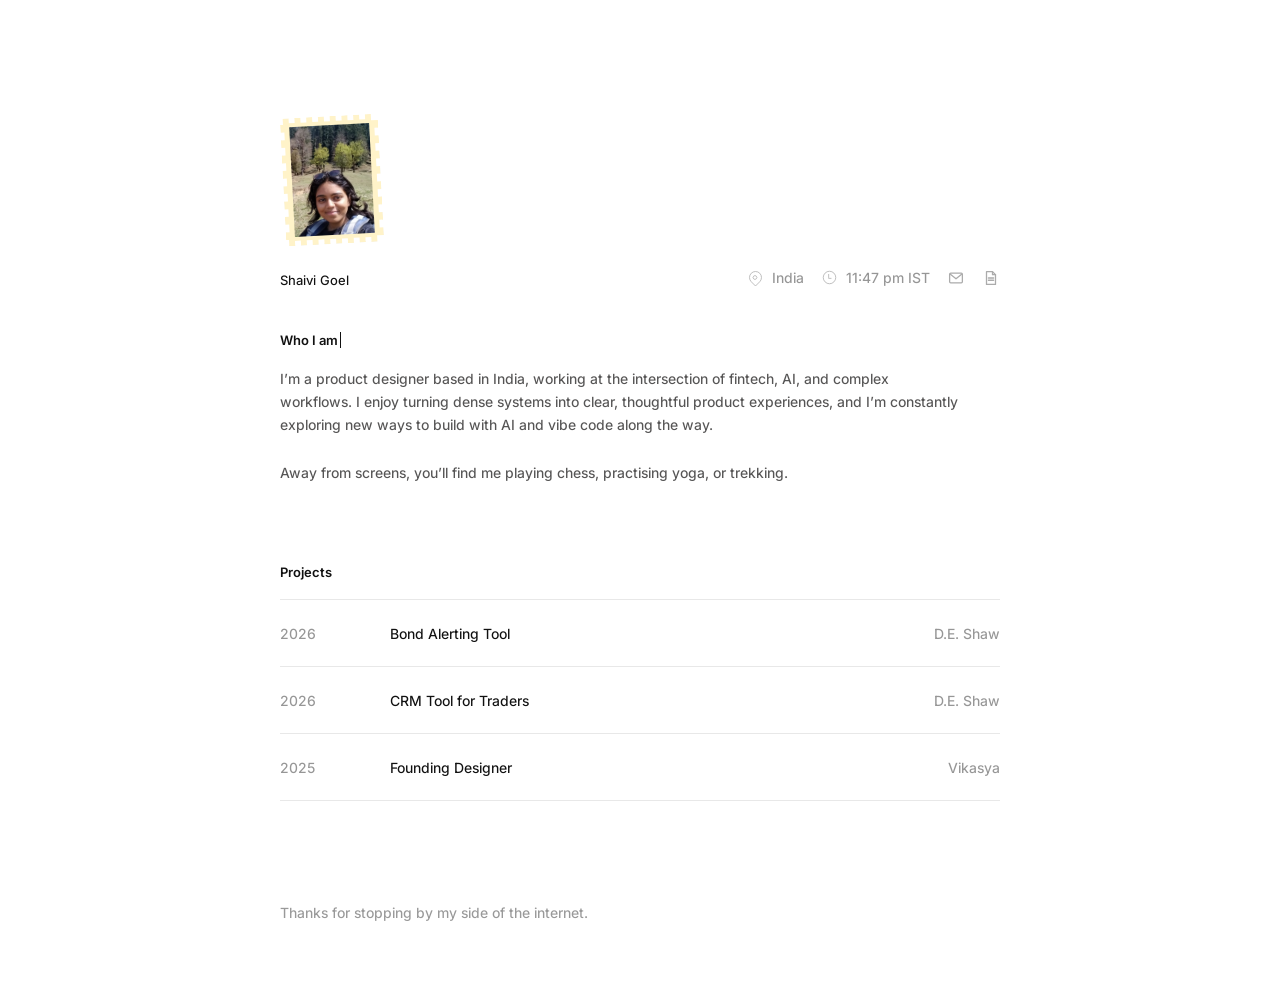
<file: index.html>
<!doctype html>
<html lang="en">
<head>
<meta charset="utf-8">
<meta name="viewport" content="width=device-width,initial-scale=1">
<title>Shaivi Goel</title>
<meta name="description" content="Shaivi Goel - Product Designer working across fintech, AI and complex workflows.">
<link rel="preconnect" href="https://fonts.googleapis.com">
<link rel="preconnect" href="https://fonts.gstatic.com" crossorigin>
<link href="https://fonts.googleapis.com/css2?family=Inter:wght@400;500;600&display=swap" rel="stylesheet">
<link rel="stylesheet" href="styles.css">
<link rel="icon" type="image/svg+xml" href="favicon.svg">
</head>
<body>


  <header class="topbar">
    <div class="identity">
      <div class="stamp-wrap" aria-label="Shaivi postcard photo">
        <div class="stamp"><img src="assets/shaivi-postcard.jpg" alt="Shaivi Goel outdoors"></div>
      </div>
      <div class="name">Shaivi Goel</div>
    </div>
    <div class="meta">
      <span class="meta-item"><span class="pin icon"></span> India</span>
      <span class="meta-item"><span class="clock icon"></span><span id="local-time">1:03 pm IST</span></span>
      <a class="icon-link" href="#" onclick="copyEmail(event)" aria-label="Copy email" title="Copy email"><svg class="header-icon mail-svg" viewBox="0 0 24 24" aria-hidden="true"><rect x="3.5" y="5.5" width="17" height="13" rx="1.5"></rect><path d="M4.5 7l7.5 6 7.5-6"></path></svg></a>
      <a class="icon-link" href="resume.pdf" download="Shaivi-Goel-Resume.pdf" aria-label="Download resume"><svg class="header-icon doc-svg" viewBox="0 0 24 24" aria-hidden="true"><path d="M6 3.5h8l4 4v13H6z"></path><path d="M14 3.5v4h4M8.5 12h7M8.5 15h7"></path></svg></a>
    </div>
  </header>

  <main>
    <section class="intro" id="home">
      <h2>Who I am<span class="caret"></span></h2>
      <div class="copy">
        <p>I’m a product designer based in India, working at the intersection of fintech, AI, and complex workflows. I enjoy turning dense systems into clear, thoughtful product experiences, and I’m constantly exploring new ways to build with AI and vibe code along the way.</p>
        <p>Away from screens, you’ll find me playing chess, practising yoga, or trekking.</p>
      </div>
    </section>

    <section class="projects" id="projects">
      <h2>Projects</h2>
      <div class="project-list">
        <a class="project-row" href="alerts/index.html"><span class="year">2026</span><span class="project-name">Bond Alerting Tool</span><span class="role">D.E. Shaw</span></a>
        <a class="project-row" href="crm/index.html"><span class="year">2026</span><span class="project-name">CRM Tool for Traders</span><span class="role">D.E. Shaw</span></a>
        <a class="project-row" href="vikasya/index.html"><span class="year">2025</span><span class="project-name">Founding Designer</span><span class="role">Vikasya</span></a>
      </div>
    </section>
  </main>

  <footer>
    <p class="thanks">Thanks for stopping by my side of the internet.</p>
  </footer>
<script src="script.js"></script>

<script>
function copyEmail(e){
  e.preventDefault();
  const email = 'shaivi.designs@gmail.com';
  if (navigator.clipboard && window.isSecureContext) {
    navigator.clipboard.writeText(email);
  } else {
    const t=document.createElement('textarea'); t.value=email; document.body.appendChild(t); t.select(); document.execCommand('copy'); t.remove();
  }
  const el=e.currentTarget; 
  const old=el.getAttribute('aria-label'); 
  el.setAttribute('aria-label','Email copied'); 

  let toast = el.querySelector('.toast-msg');
  if (!toast) {
    toast = document.createElement('span');
    toast.className = 'toast-msg';
    toast.textContent = 'Copied to clipboard!';
    toast.style.position = 'absolute';
    toast.style.bottom = '-32px';
    toast.style.left = '50%';
    toast.style.transform = 'translateX(-50%)';
    toast.style.background = '#333';
    toast.style.color = '#fff';
    toast.style.padding = '4px 8px';
    toast.style.borderRadius = '4px';
    toast.style.fontSize = '12px';
    toast.style.whiteSpace = 'nowrap';
    toast.style.pointerEvents = 'none';
    toast.style.transition = 'opacity 0.2s';
    toast.style.zIndex = '10';
    el.style.position = 'relative';
    el.appendChild(toast);
  }
  toast.style.opacity = '1';

  setTimeout(()=>{
    el.setAttribute('aria-label',old||'Copy email');
    toast.style.opacity = '0';
  },2000);
}
</script>
</body>
</html>
</file>
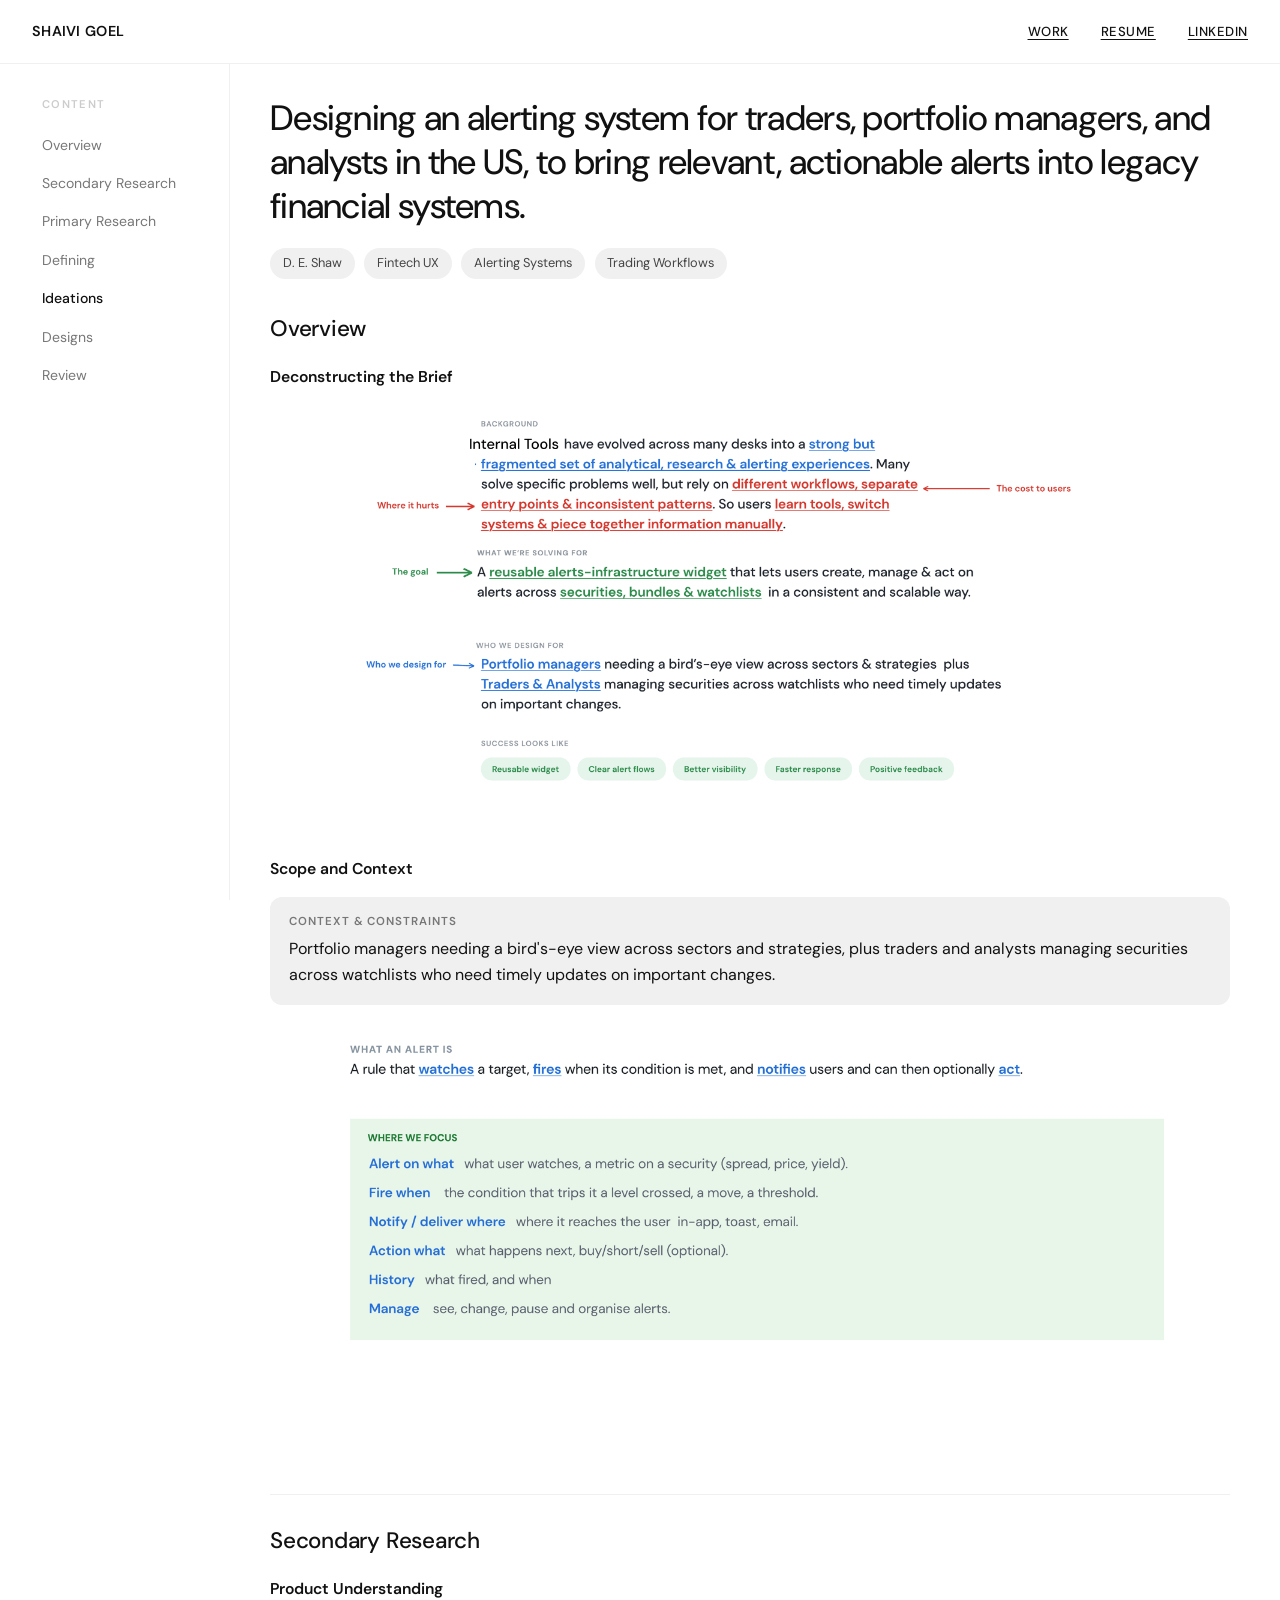
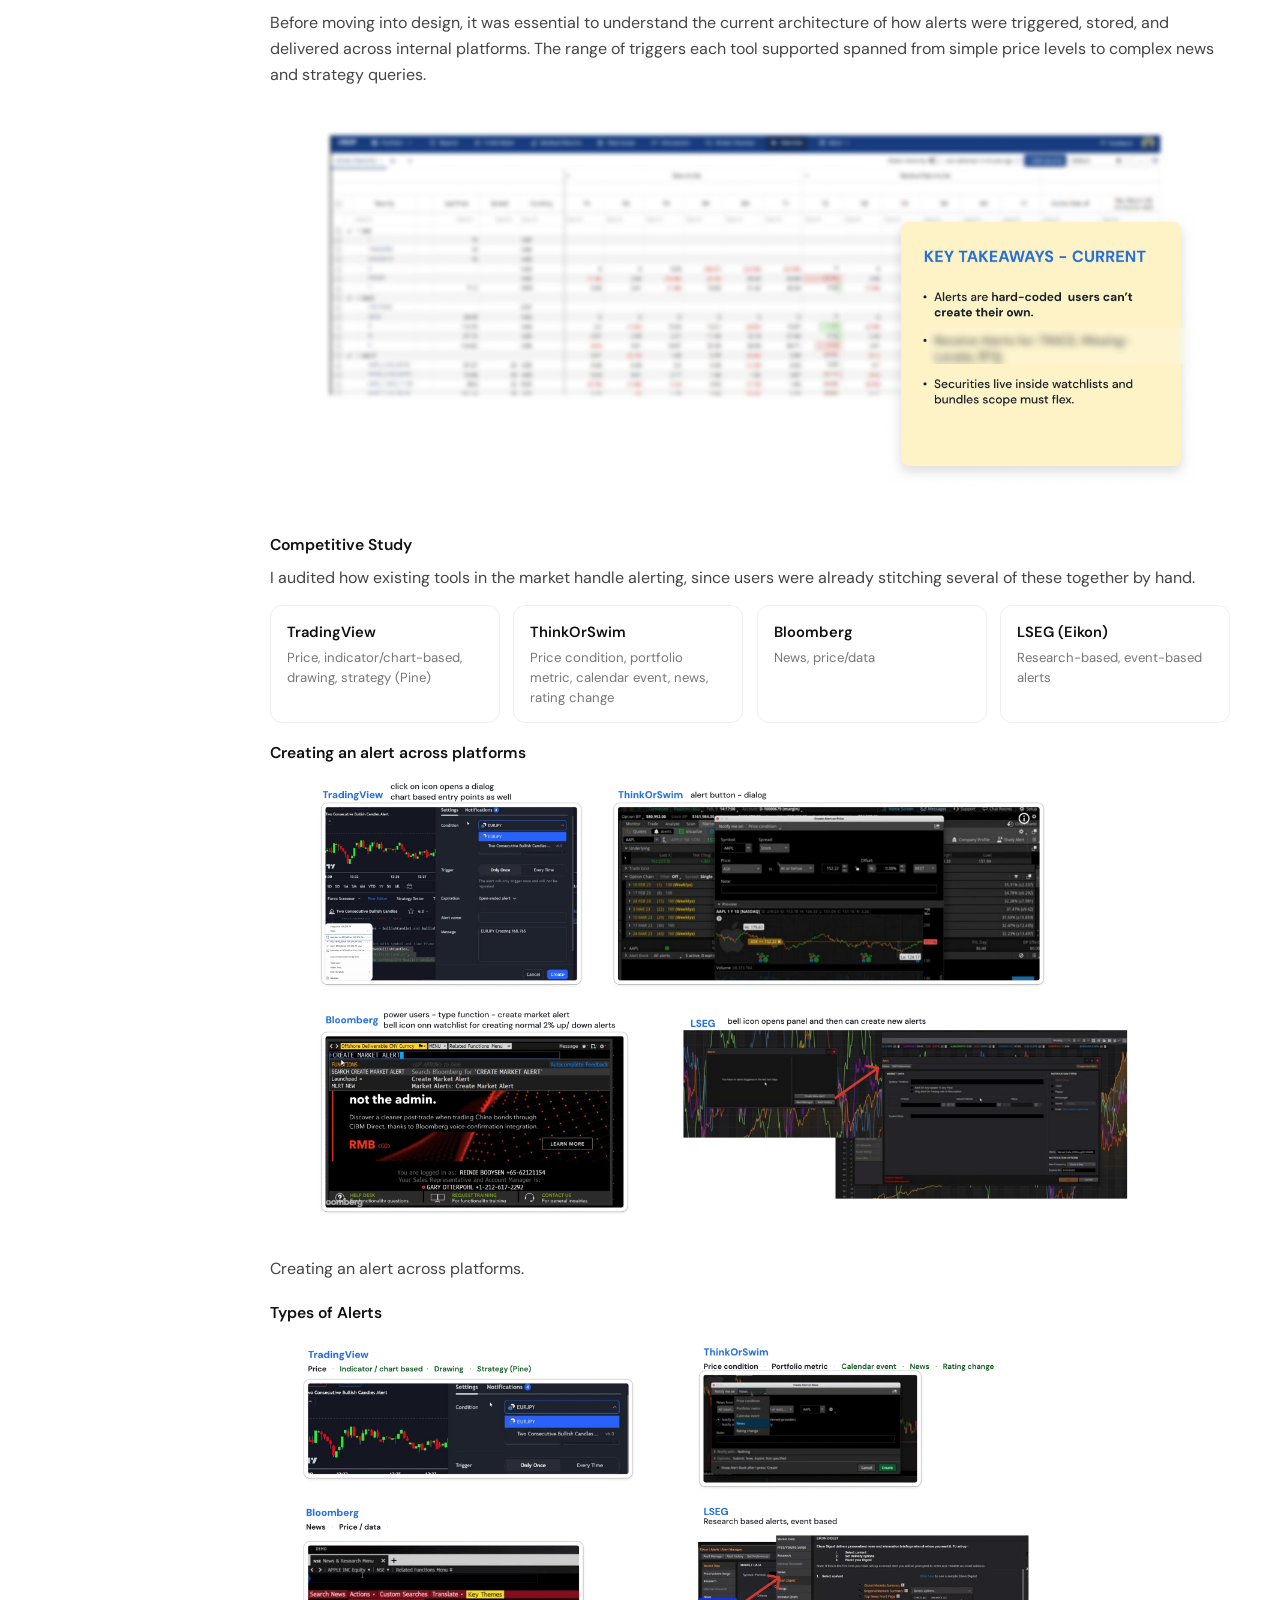
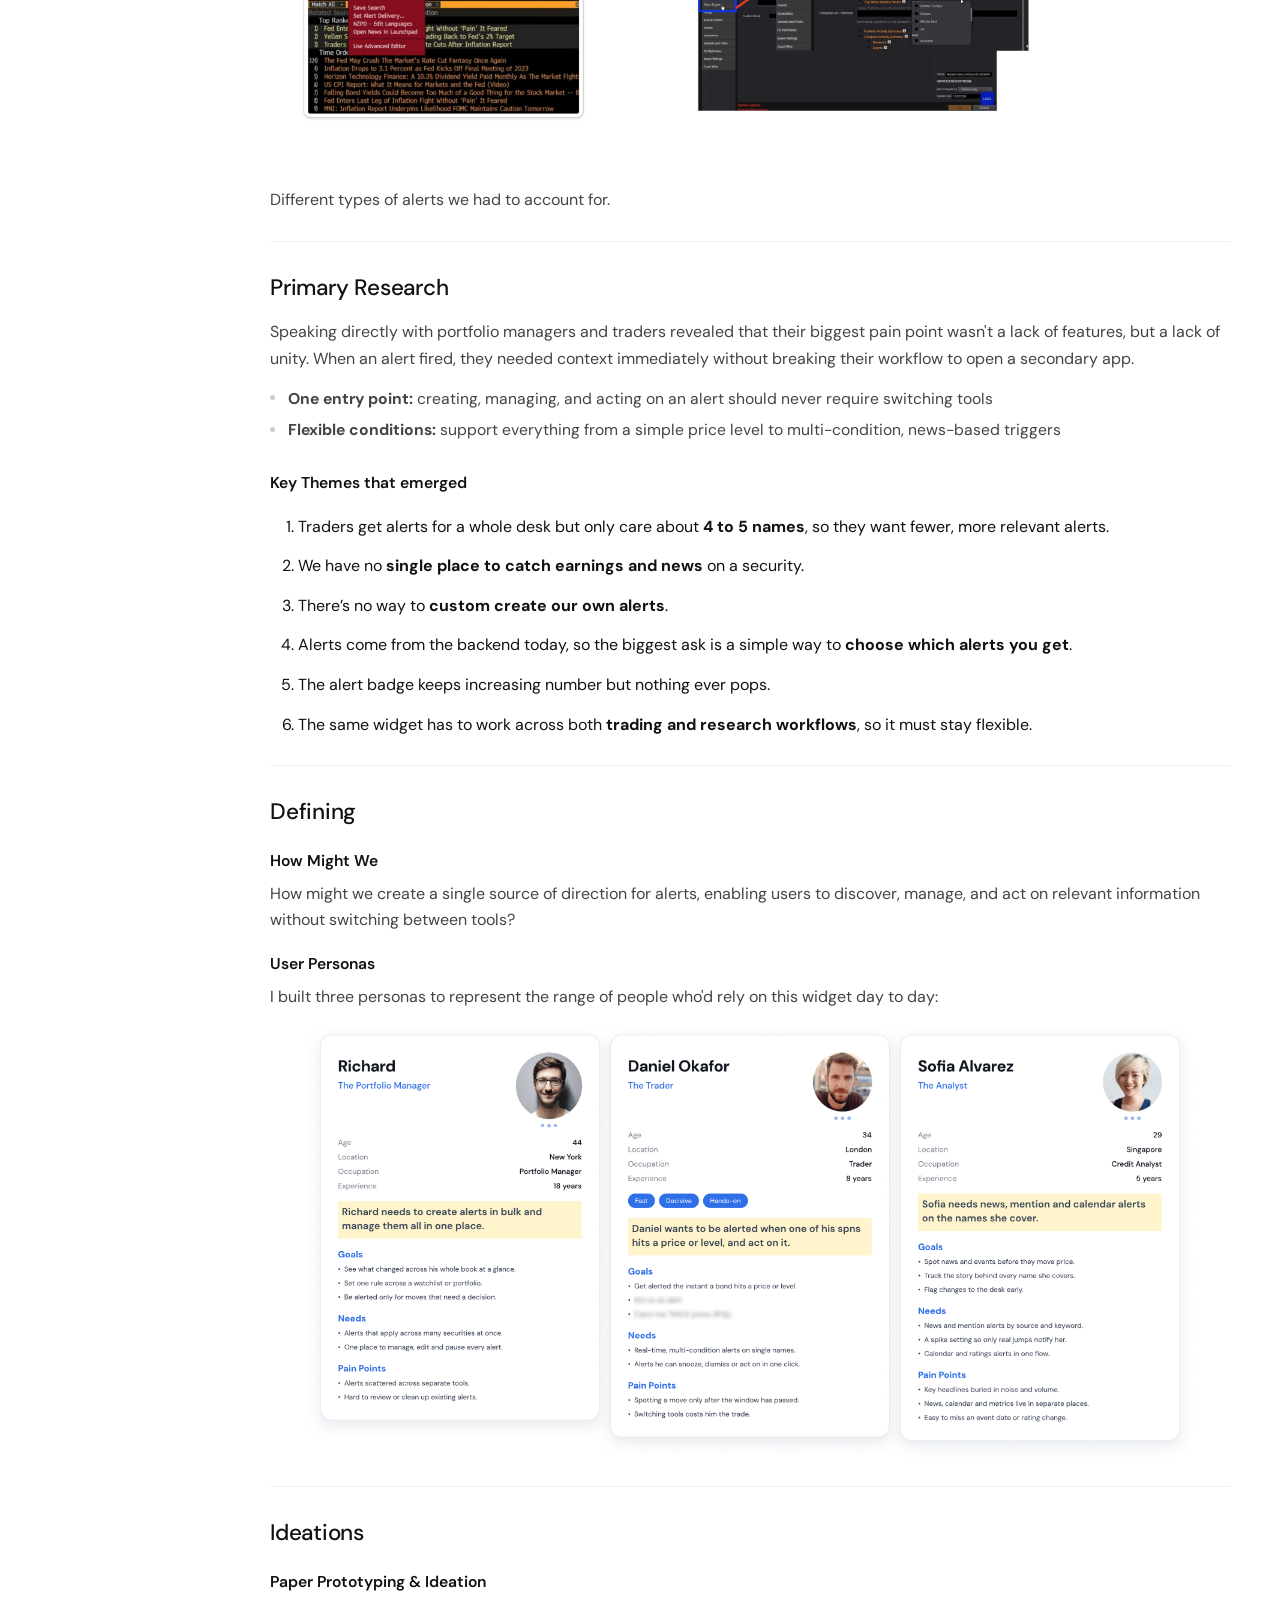
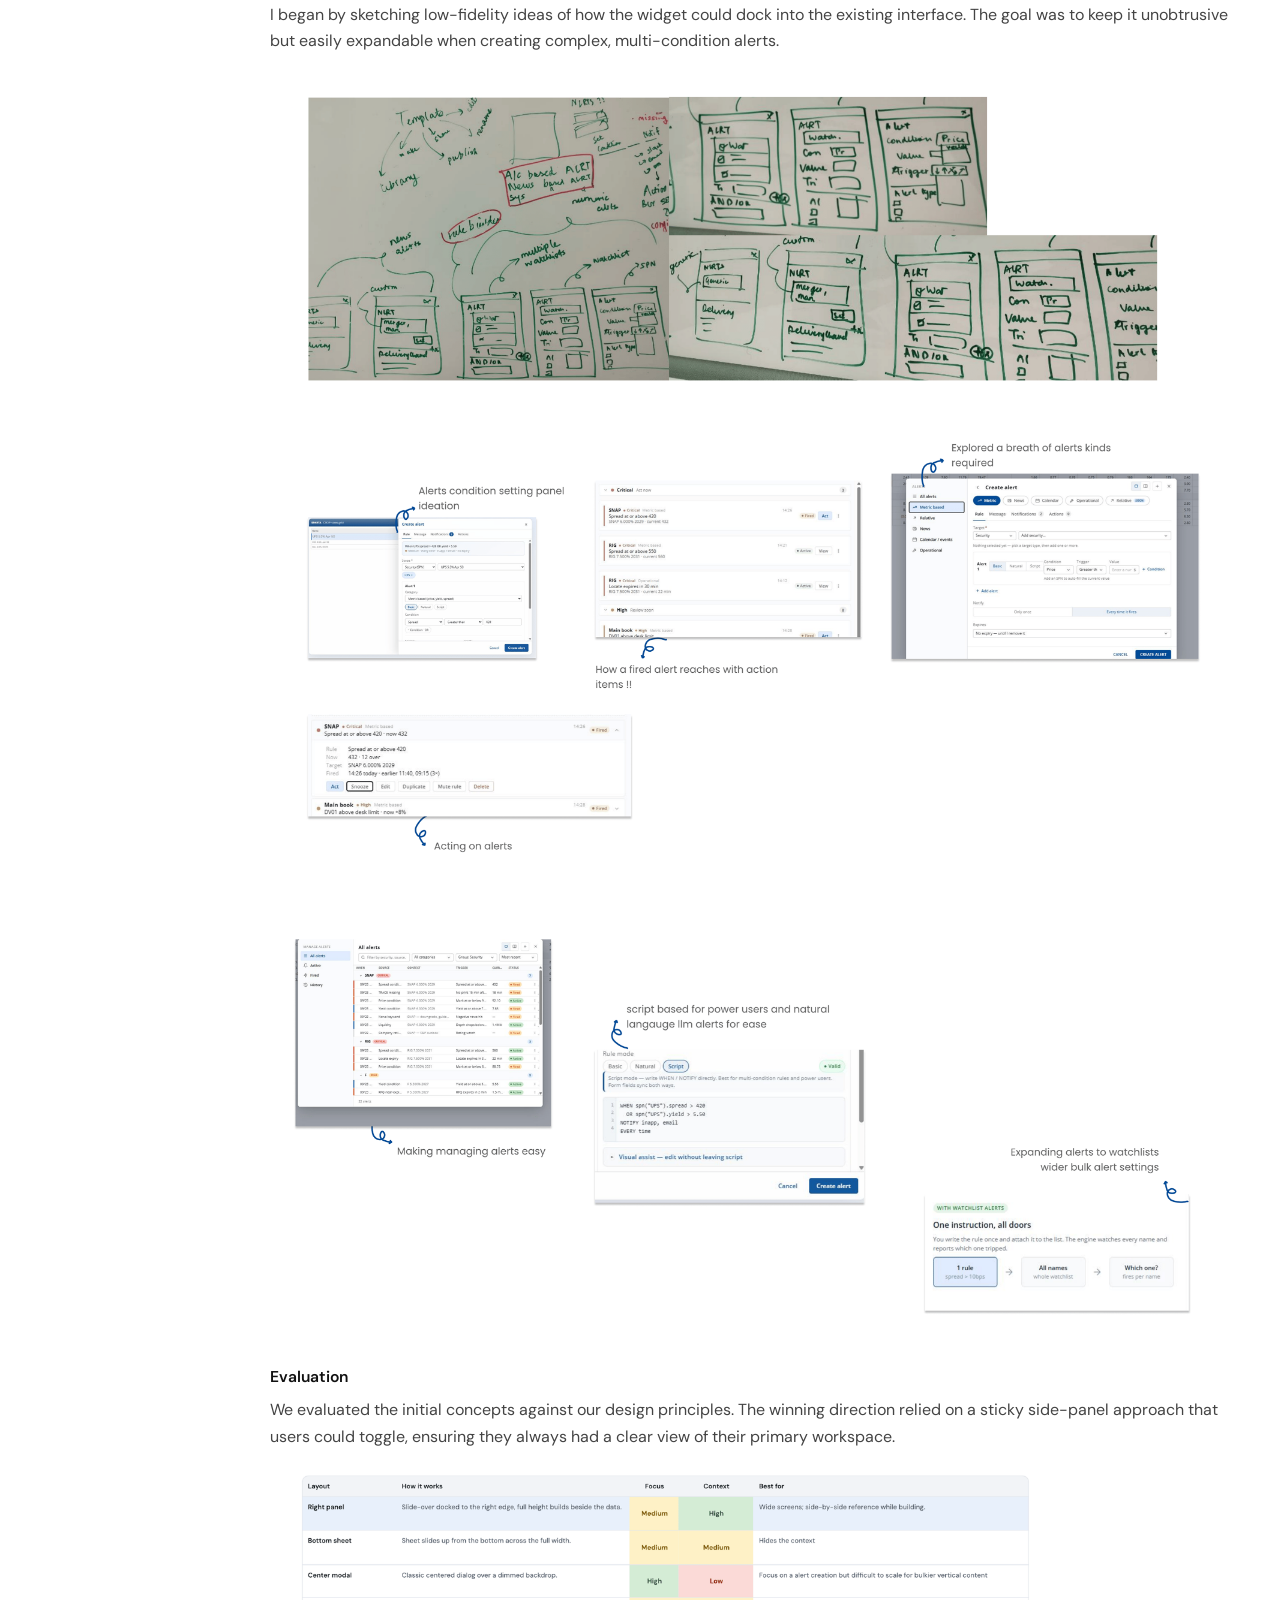
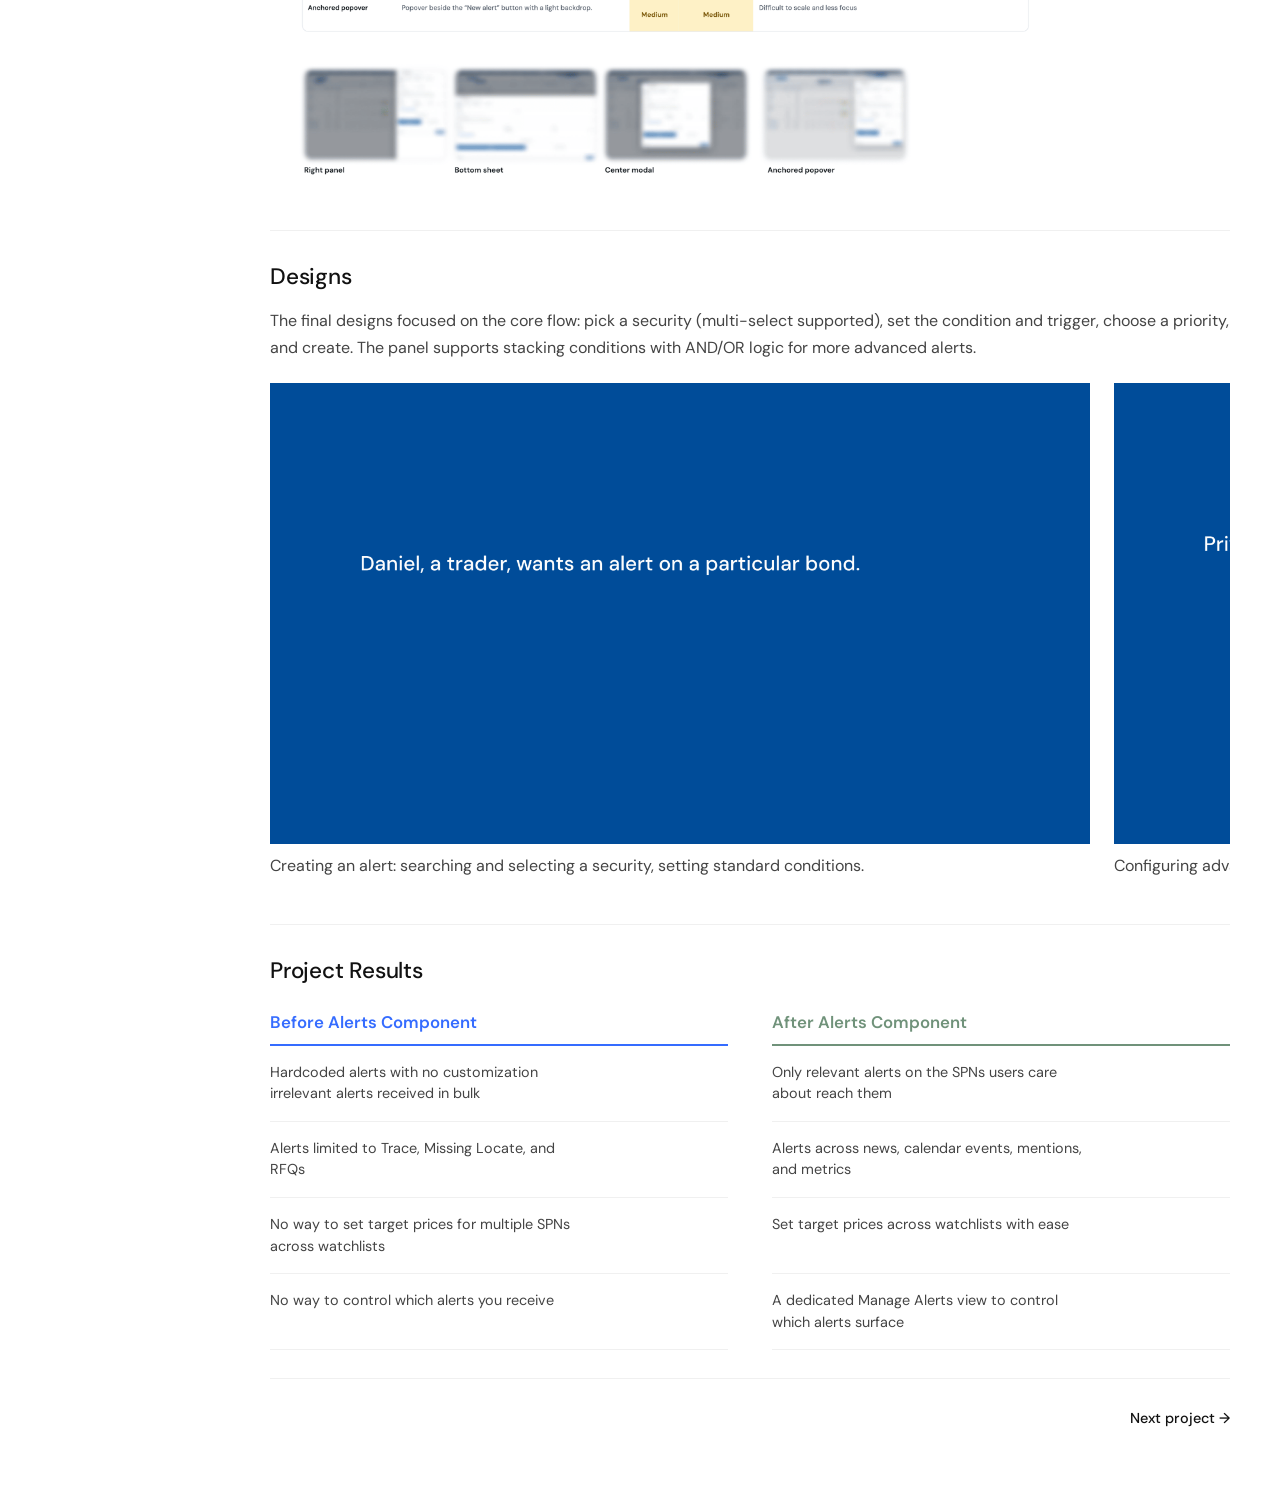
<file: alerts/index.html>
<!DOCTYPE html>
<html lang="en">
<head>
  <meta charset="UTF-8">
  <meta name="viewport" content="width=device-width, initial-scale=1.0">
  <title>Bond Alerting Infrastructure | Shaivi Goel</title>
  <link rel="preconnect" href="https://fonts.googleapis.com">
  <link rel="preconnect" href="https://fonts.gstatic.com" crossorigin>
  <link href="https://fonts.googleapis.com/css2?family=DM+Sans:ital,opsz,wght@0,9..40,300;0,9..40,400;0,9..40,500;0,9..40,600;0,9..40,700;1,9..40,400&display=swap" rel="stylesheet">
  <link rel="stylesheet" href="styles.css">
  <link rel="icon" type="image/svg+xml" href="../favicon.svg">
  <style>
  body { background-image: none; }
  .case-topbar { position:sticky; top:0; z-index:100; background:rgba(255,255,255,.95); backdrop-filter:blur(12px); display:flex; align-items: center; justify-content: space-between; padding: 1.25rem 2rem; border-bottom: 1px solid var(--gray-100); }
  .case-topbar-name { font-size: 0.9rem; font-weight: 600; letter-spacing: 0.02em; }
  .case-topbar-links { display: flex; gap: 2rem; }
  .case-topbar-links a { font-size: 0.82rem; font-weight: 500; letter-spacing: 0.04em; text-decoration: underline; text-underline-offset: 3px; color: var(--black); }
  .case-topbar-links a:hover { color: var(--gray-500); }

  /* Center the case-study layout so the sticky nav is not pinned to the viewport edge. */
  .case-shell {
    display: grid;
    grid-template-columns: 200px minmax(0, 1000px);
    column-gap: 1.25rem;
    justify-content: center;
    max-width: 100%;
    margin: 0 auto;
  }
  .case-nav {
    position: sticky;
    top: 64px;
    align-self: start;
    height: calc(100vh - 64px);
    overflow-y: auto;
    padding: 2rem 1rem 2rem 0.75rem;
    border-right: 1px solid var(--gray-100);
  }
  .case-nav-label { font-size: 0.7rem; font-weight: 600; text-transform: uppercase; letter-spacing: 0.12em; color: var(--gray-300); margin-bottom: 1.1rem; }
  .case-nav ul { display: flex; flex-direction: column; gap: 0.8rem; list-style: none; }
  .case-nav a { font-size: 0.88rem; color: var(--gray-500); transition: color var(--transition); }
  .case-nav a:hover { color: var(--black); }
  .case-nav a.active { color: var(--black); font-weight: 500; }

  .case-content {
    width: 100%;
    max-width: 1000px;
    margin: 0 auto;
    padding: 2rem 1.25rem 4rem;
  }

  @media (max-width: 900px) {
    .case-shell { grid-template-columns: 1fr; }
    .case-nav { position: relative; height: auto; border-right: none; border-bottom: 1px solid var(--gray-100); padding: 1.25rem 1.5rem; }
    .case-nav ul { flex-direction: row; flex-wrap: wrap; gap: 0.6rem 1.1rem; }
  }

  .case-hero-title { font-size: clamp(1.6rem, 3vw, 2.2rem); font-weight: 450; letter-spacing: -0.02em; line-height: 1.25; margin-bottom: 1.25rem; }
  .case-meta-strip { display: flex; gap: 0.6rem; flex-wrap: wrap; margin-bottom: 2rem; }
  .case-tag { font-size: 0.8rem; padding: 0.32rem 0.8rem; border-radius: 999px; background: var(--gray-100); color: var(--gray-700); }

  .case-section { padding-top: 1.75rem; margin-top: 1.75rem; border-top: 1px solid var(--gray-100); }
  .case-section:first-of-type { border-top: none; margin-top: 0; padding-top: 0; }
  .case-section h2 { font-size: 1.4rem; font-weight: 500; letter-spacing: -0.01em; margin-bottom: 0.85rem; }
  .case-section h3 { font-size: 0.98rem; font-weight: 600; margin: 1.1rem 0 0.5rem; }
  .case-section p { font-size: 1rem; line-height: 1.65; color: var(--gray-700); margin-bottom: 0.85rem; }
  .case-section ul { margin: 0.4rem 0 0.85rem; display: flex; flex-direction: column; gap: 0.4rem; }
  .case-section ul li { font-size: 0.98rem; line-height: 1.6; color: var(--gray-700); padding-left: 1.1rem; position: relative; }
  .case-section ul li::before { content: ""; position: absolute; left: 0; top: 0.6em; width: 5px; height: 5px; border-radius: 50%; background: var(--gray-300); }
  .callout { background: var(--gray-100); border-radius: var(--radius); padding: 1rem 1.2rem; margin: 1rem 0; }
  .callout .label { font-size: 0.72rem; font-weight: 600; text-transform: uppercase; letter-spacing: 0.08em; color: var(--gray-500); margin-bottom: 0.3rem; }
  .callout p { margin-bottom: 0; color: var(--black); }

  .tool-grid { display: grid; grid-template-columns: repeat(auto-fit, minmax(160px, 1fr)); gap: 0.85rem; margin: 0.85rem 0 1.1rem; }
  .tool-card { border: 1px solid var(--gray-100); border-radius: var(--radius); padding: 0.9rem 1rem; }
  .tool-card .tool-name { font-size: 0.92rem; font-weight: 600; margin-bottom: 0.25rem; }
  .tool-card .tool-desc { font-size: 0.82rem; color: var(--gray-500); line-height: 1.5; }

  /* Images shown as-is: no border, no outline, no radius, minimal spacing */
  .shot { width: 100%; margin: 0.75rem 0 1.25rem; }
  .shot img { width: 100%; display: block; }
  .shot-caption { font-size: 0.85rem; color: var(--gray-500); margin-top: -0.6rem; margin-bottom: 1.25rem; }

  .case-footer-nav { display: flex; justify-content: space-between; padding-top: 1.75rem; margin-top: 1.75rem; border-top: 1px solid var(--gray-100); }
  .case-footer-nav a { font-size: 0.9rem; font-weight: 500; }
  .case-footer-nav a:hover { color: var(--gray-500); }

  /* Evaluation image gets a bit more room than a standard shot */
  .shot-large { width: calc(100% + 4rem); margin-left: -2rem; margin-right: -2rem; }

  /* Design GIFs: larger, easier-to-read frames while retaining the horizontal scroller. */
  .gif-scroller {
    display: flex;
    gap: 1.5rem;
    overflow-x: auto;
    scroll-snap-type: x mandatory;
    padding: 0.5rem 0 1rem;
    margin: 0.75rem 0 1.5rem;
    -webkit-overflow-scrolling: touch;
  }
  .gif-scroller::-webkit-scrollbar { height: 6px; }
  .gif-scroller::-webkit-scrollbar-thumb { background: var(--gray-300); border-radius: 999px; }
  .gif-item {
    flex: 0 0 min(88%, 820px);
    width: min(88%, 820px);
    scroll-snap-align: start;
  }
  .gif-item img { width: 100%; display: block; }
  .gif-item .shot-caption { margin-top: 0.6rem; margin-bottom: 0; }

  @media (max-width: 900px) {
    .case-content { padding: 1.5rem 1rem 3rem; }
    .gif-item { width: 100%; flex-basis: 100%; }
    .case-topbar { padding: 1rem 1.25rem; }
    .case-topbar-links { gap: 1.25rem; }
    .shot-large { width: 100%; margin-left: 0; margin-right: 0; }
  }
</style>

<style>
.research-themes { margin-top: 28px; }
.research-themes h3 { margin-bottom: 18px; }
.research-themes ol { padding-left: 28px; }
.research-themes li { margin: 14px 0; }
</style>


<style>
.results-grid {
  display: grid;
  grid-template-columns: 1fr 1fr;
  column-gap: 2.75rem;
  margin: 1.25rem 0 1.5rem;
}
.results-head {
  font-size: 1.05rem;
  font-weight: 600;
  padding-bottom: 0.5rem;
  border-bottom: 2px solid;
}
.results-head.before { color: #356cff; border-color: #356cff; }
.results-head.after { color: #70927a; border-color: #70927a; }
.results-row { display: contents; }
.results-row > div {
  min-height: 4.6rem;
  padding: 1rem 0;
  border-bottom: 1px solid var(--gray-100);
  font-size: 0.9rem;
  line-height: 1.5;
  color: var(--gray-700);
}
@media (max-width: 700px) {
  .results-grid { grid-template-columns: 1fr; column-gap: 0; }
  .results-head.after { margin-top: 1.25rem; }
  .results-row { display: block; }
  .results-row > div { min-height: auto; }
}
</style>


<style>
.case-footer-nav {
  display: flex;
  justify-content: flex-end;
  align-items: center;
}
</style>

</head>
<body>

  <div class="case-topbar">
    <span class="case-topbar-name">SHAIVI GOEL</span>
    <div class="case-topbar-links">
      <a href="../index.html#works">WORK</a>
      <a href="../resume.pdf" target="_blank" rel="noopener noreferrer">RESUME</a>
      <a href="https://www.linkedin.com/in/shaivi-goelui/" target="_blank" rel="noopener noreferrer">LINKEDIN</a>
    </div>
  </div>

  <div class="case-shell">
    <nav class="case-nav">
      <div class="case-nav-label">Content</div>
      <ul>
        <li><a href="#overview">Overview</a></li>
        <li><a href="#secondary-research">Secondary Research</a></li>
        <li><a href="#primary-research">Primary Research</a></li>
        <li><a href="#defining">Defining</a></li>
        <li><a href="#ideations">Ideations</a></li>
        <li><a href="#designs">Designs</a></li>
        <li><a href="#review">Review</a></li>
      </ul>
    </nav>

  <main class="case-content">

    <h1 class="case-hero-title">Designing an alerting system for traders, portfolio managers, and analysts in the US, to bring relevant, actionable alerts into legacy financial systems.</h1>

    <div class="case-meta-strip">
      <span class="case-tag">D. E. Shaw</span>
      <span class="case-tag">Fintech UX</span>
      <span class="case-tag">Alerting Systems</span>
      <span class="case-tag">Trading Workflows</span>
    </div>

    <section class="case-section" id="overview">
      <h2>Overview</h2>

      <h3>Deconstructing the Brief</h3>
      <p></p>
      <div class="shot">
        <img src="alert2im/deconstruction.png" alt="Deconstructing the brief">
      </div>

      <h3>Scope and Context</h3>
      <p></p>
      <div class="callout">
        <div class="label">Context &amp; Constraints</div>
        <p>Portfolio managers needing a bird's-eye view across sectors and strategies, plus traders and analysts managing securities across watchlists who need timely updates on important changes.</p>
      </div>
      <div class="shot">
        <img src="alert2im/scope-and-context.png" alt="Scope and context">
      </div>
    </section>

    <section class="case-section" id="secondary-research">
      <h2>Secondary Research</h2>

      <h3>Product Understanding</h3>
      <p>Before moving into design, it was essential to understand the current architecture of how alerts were triggered, stored, and delivered across internal platforms. The range of triggers each tool supported spanned from simple price levels to complex news and strategy queries.</p>
      <div class="shot">
        <img src="alert2im/product-und.png" alt="Product understanding">
      </div>

      <h3>Competitive Study</h3>
      <p>I audited how existing tools in the market handle alerting, since users were already stitching several of these together by hand.</p>
      <div class="tool-grid">
        <div class="tool-card"><div class="tool-name">TradingView</div><div class="tool-desc">Price, indicator/chart-based, drawing, strategy (Pine)</div></div>
        <div class="tool-card"><div class="tool-name">ThinkOrSwim</div><div class="tool-desc">Price condition, portfolio metric, calendar event, news, rating change</div></div>
        <div class="tool-card"><div class="tool-name">Bloomberg</div><div class="tool-desc">News, price/data</div></div>
        <div class="tool-card"><div class="tool-name">LSEG (Eikon)</div><div class="tool-desc">Research-based, event-based alerts</div></div>
      </div>

      <h3>Creating an alert across platforms</h3>
      <div class="shot">
        <img src="alert2im/creating-alert.png" alt="Creating an alert across platforms">
      </div>
      <p class="shot-caption">Creating an alert across platforms.</p>

      <h3>Types of Alerts</h3>
      <div class="shot">
        <img src="alert2im/types-of-alerts.png" alt="Types of alerts">
      </div>
      <p class="shot-caption">Different types of alerts we had to account for.</p>
    </section>

    <section class="case-section" id="primary-research">
      <h2>Primary Research</h2>
<p>Speaking directly with portfolio managers and traders revealed that their biggest pain point wasn't a lack of features, but a lack of unity. When an alert fired, they needed context immediately without breaking their workflow to open a secondary app.</p>
<ul>
  <li><strong>One entry point:</strong> creating, managing, and acting on an alert should never require switching tools</li>
  <li><strong>Flexible conditions:</strong> support everything from a simple price level to multi-condition, news-based triggers</li>
</ul>
<div class="research-themes">
  <h3>Key Themes that emerged</h3>
  <ol>
    <li>Traders get alerts for a whole desk but only care about <strong>4 to 5 names</strong>, so they want fewer, more relevant alerts.</li>
    <li>We have no <strong>single place to catch earnings and news</strong> on a security.</li>
    <li>There’s no way to <strong>custom create our own alerts</strong>.</li>
    <li>Alerts come from the backend today, so the biggest ask is a simple way to <strong>choose which alerts you get</strong>.</li>
    <li>The alert badge keeps increasing number but nothing ever pops.</li>
    <li>The same widget has to work across both <strong>trading and research workflows</strong>, so it must stay flexible.</li>
  </ol>
</div>
</section>

    <section class="case-section" id="defining">
      <h2>Defining</h2>

      <h3>How Might We</h3>
      <p>How might we create a single source of direction for alerts, enabling users to discover, manage, and act on relevant information without switching between tools?</p>

      <h3>User Personas</h3>
      <p>I built three personas to represent the range of people who'd rely on this widget day to day:</p>
      <div class="shot">
        <img src="alert2im/user-persona.png" alt="User Personas">
      </div>
    </section>

    <section class="case-section" id="ideations">
      <h2>Ideations</h2>

      <h3>Paper Prototyping &amp; Ideation</h3>
      <p>I began by sketching low-fidelity ideas of how the widget could dock into the existing interface. The goal was to keep it unobtrusive but easily expandable when creating complex, multi-condition alerts.</p>
      <div class="shot">
        <img src="alert2im/paper-proto.png" alt="Paper prototypes and sketches">
      </div>

      <div class="shot">
        <img src="alert2im/ideation1.png" alt="Ideation exploration 1">
      </div>
      <div class="shot">
        <img src="alert2im/ideation2.png" alt="Ideation exploration 2">
      </div>

      <h3>Evaluation</h3>
      <p>We evaluated the initial concepts against our design principles. The winning direction relied on a sticky side-panel approach that users could toggle, ensuring they always had a clear view of their primary workspace.</p>
      <div class="shot shot-large">
        <img src="alert2im/evaluation.png" alt="Evaluation of concepts">
      </div>
    </section>

    <section class="case-section" id="designs">
      <h2>Designs</h2>
      <p>The final designs focused on the core flow: pick a security (multi-select supported), set the condition and trigger, choose a priority, and create. The panel supports stacking conditions with AND/OR logic for more advanced alerts.</p>

      <div class="gif-scroller">
        <div class="gif-item">
          <img src="alerts gif/alertgif1.gif" alt="Design workflow 1">
          <p class="shot-caption">Creating an alert: searching and selecting a security, setting standard conditions.</p>
        </div>
        <div class="gif-item">
          <img src="alerts gif/alertgif2.gif" alt="Design workflow 2">
          <p class="shot-caption">Configuring advanced logic with stacked triggers.</p>
        </div>
        <div class="gif-item">
          <img src="alerts gif/alertgif3.gif" alt="Design workflow 3">
          <p class="shot-caption">The alerts feed: surfacing active triggers based on priority.</p>
        </div>
        <div class="gif-item">
          <img src="alerts gif/alertgif4.gif" alt="Design workflow 4">
          <p class="shot-caption">Acting on an alert directly from the feed (e.g. creating an RFQ).</p>
        </div>
        <div class="gif-item">
          <img src="alerts gif/alertgif5.gif" alt="Design workflow 5">
          <p class="shot-caption">Managing and editing active alerts in bulk.</p>
        </div>
      </div>
    </section>

    <section class="case-section" id="review">
      <h2>Project Results</h2>

      <div class="results-grid">
        <div class="results-head before">Before Alerts Component</div>
        <div class="results-head after">After Alerts Component</div>

        <div class="results-row">
          <div>Hardcoded alerts with no customization<br>irrelevant alerts received in bulk</div>
          <div>Only relevant alerts on the SPNs users care<br>about reach them</div>
        </div>

        <div class="results-row">
          <div>Alerts limited to Trace, Missing Locate, and<br>RFQs</div>
          <div>Alerts across news, calendar events, mentions,<br>and metrics</div>
        </div>

        <div class="results-row">
          <div>No way to set target prices for multiple SPNs<br>across watchlists</div>
          <div>Set target prices across watchlists with ease</div>
        </div>

        <div class="results-row">
          <div>No way to control which alerts you receive</div>
          <div>A dedicated Manage Alerts view to control<br>which alerts surface</div>
        </div>
      </div>

      

      
    </section>

    <div class="case-footer-nav"><a href="../crm/index.html">Next project &rarr;</a></div>

  </main>
  </div>

  <script>
    const sections = document.querySelectorAll('.case-section');
    const navLinks = document.querySelectorAll('.case-nav a');
    const observer = new IntersectionObserver((entries) => {
      entries.forEach(entry => {
        if (entry.isIntersecting) {
          navLinks.forEach(l => l.classList.remove('active'));
          const link = document.querySelector(`.case-nav a[href="#${entry.target.id}"]`);
          if (link) link.classList.add('active');
        }
      });
    }, { rootMargin: '-20% 0px -70% 0px' });
    sections.forEach(s => observer.observe(s));
  </script>
</body>
</html>
</file>
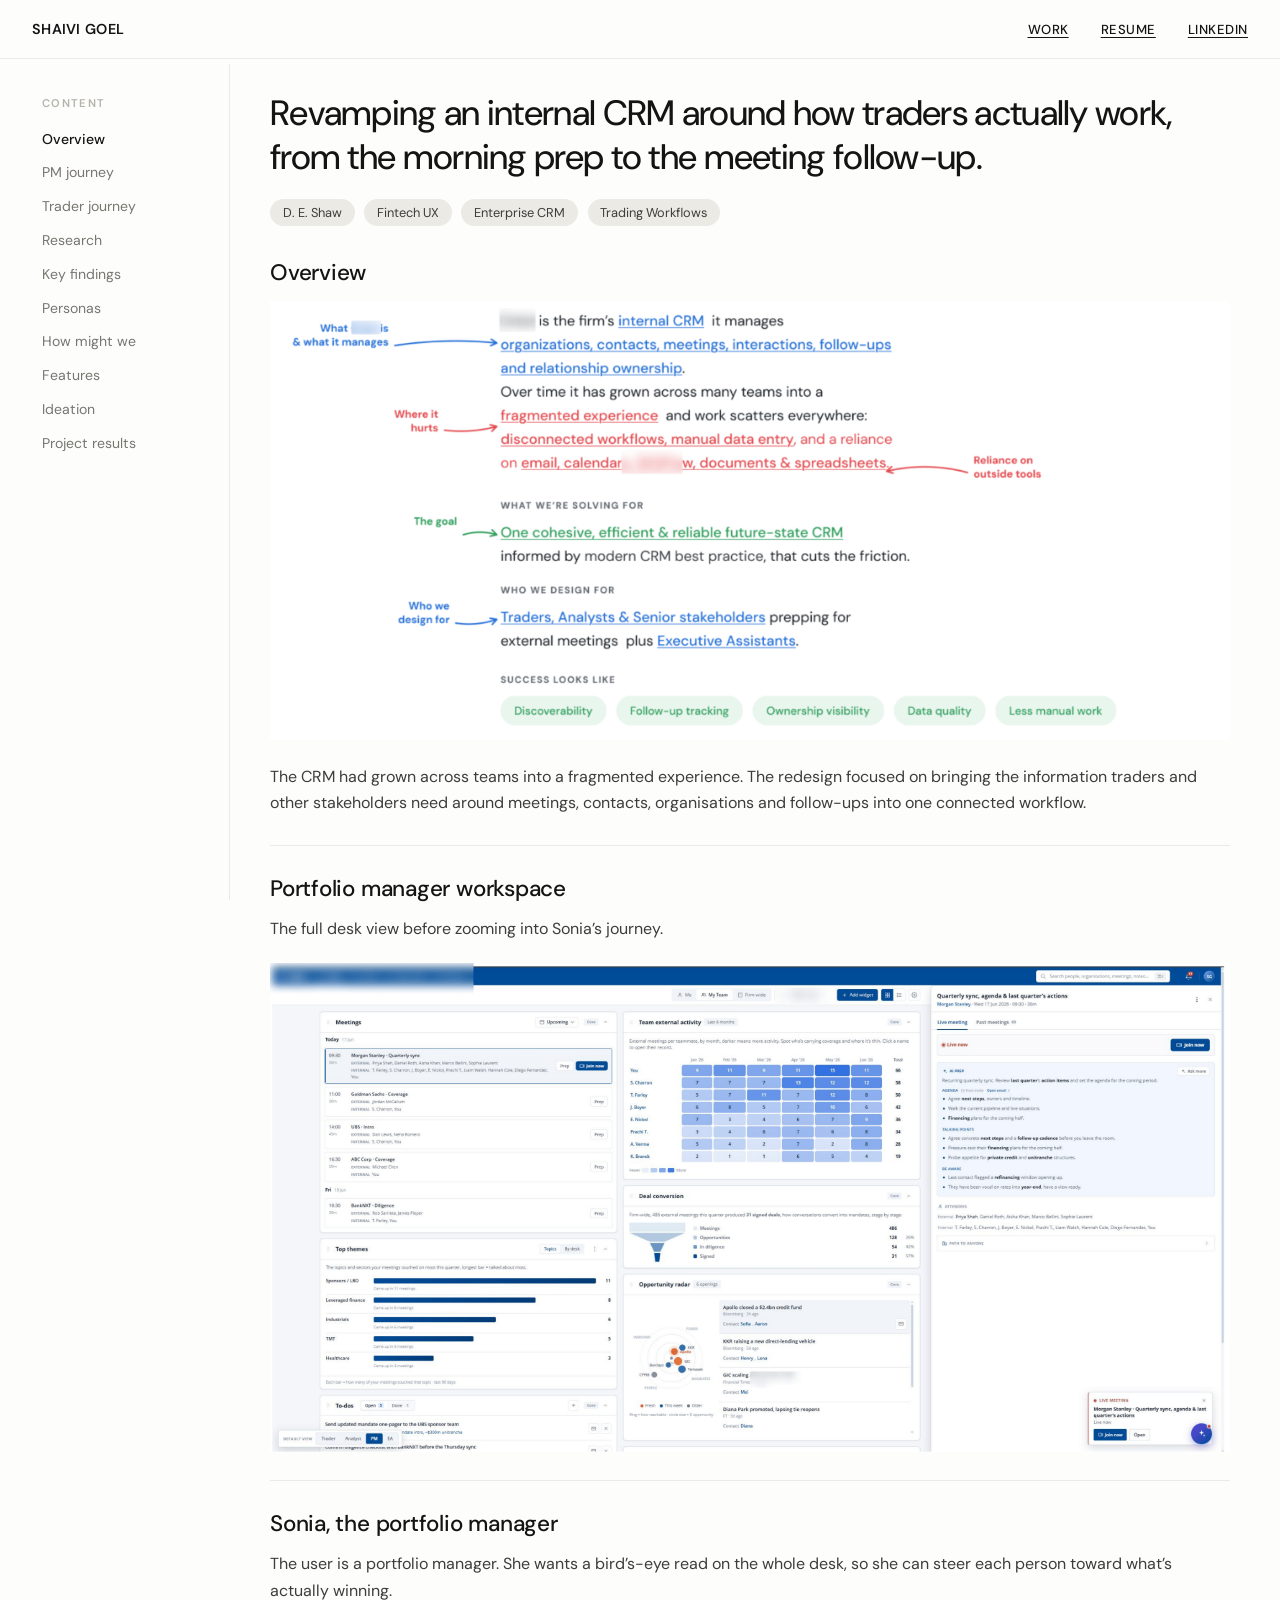
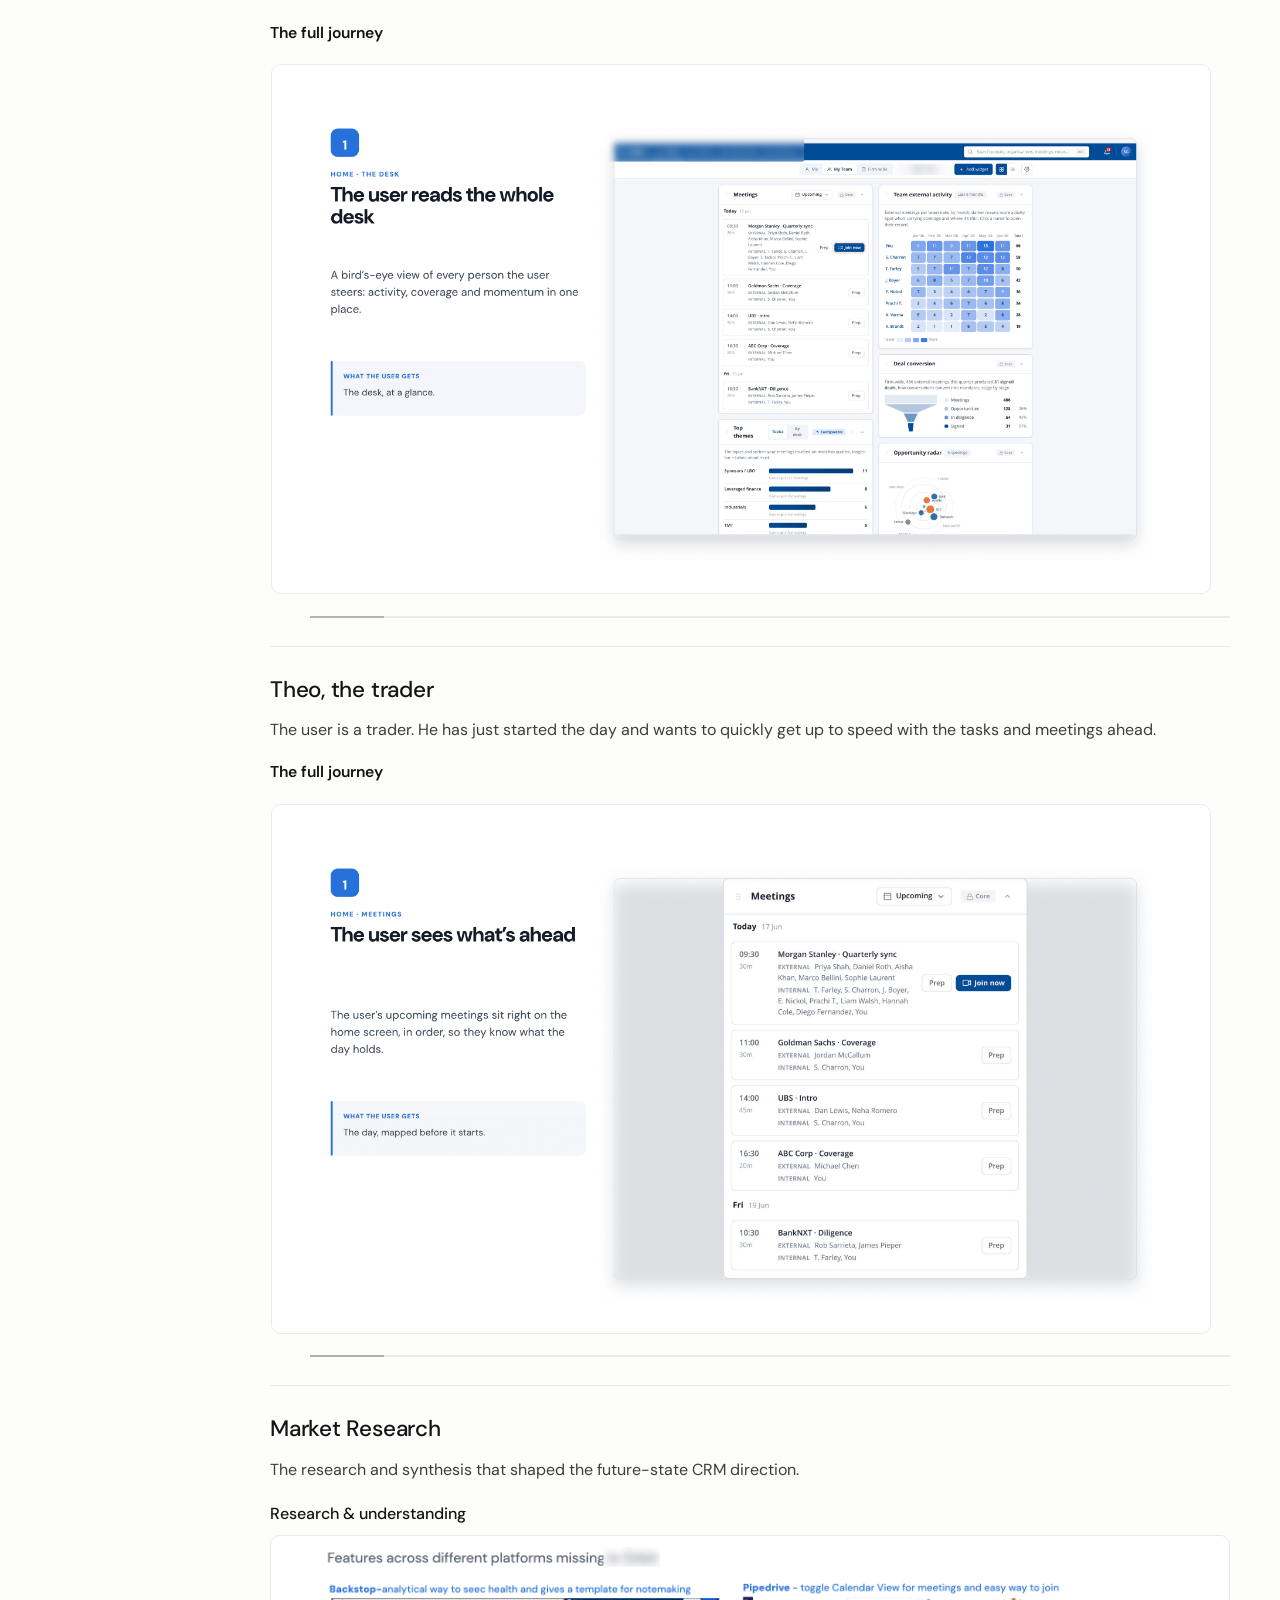
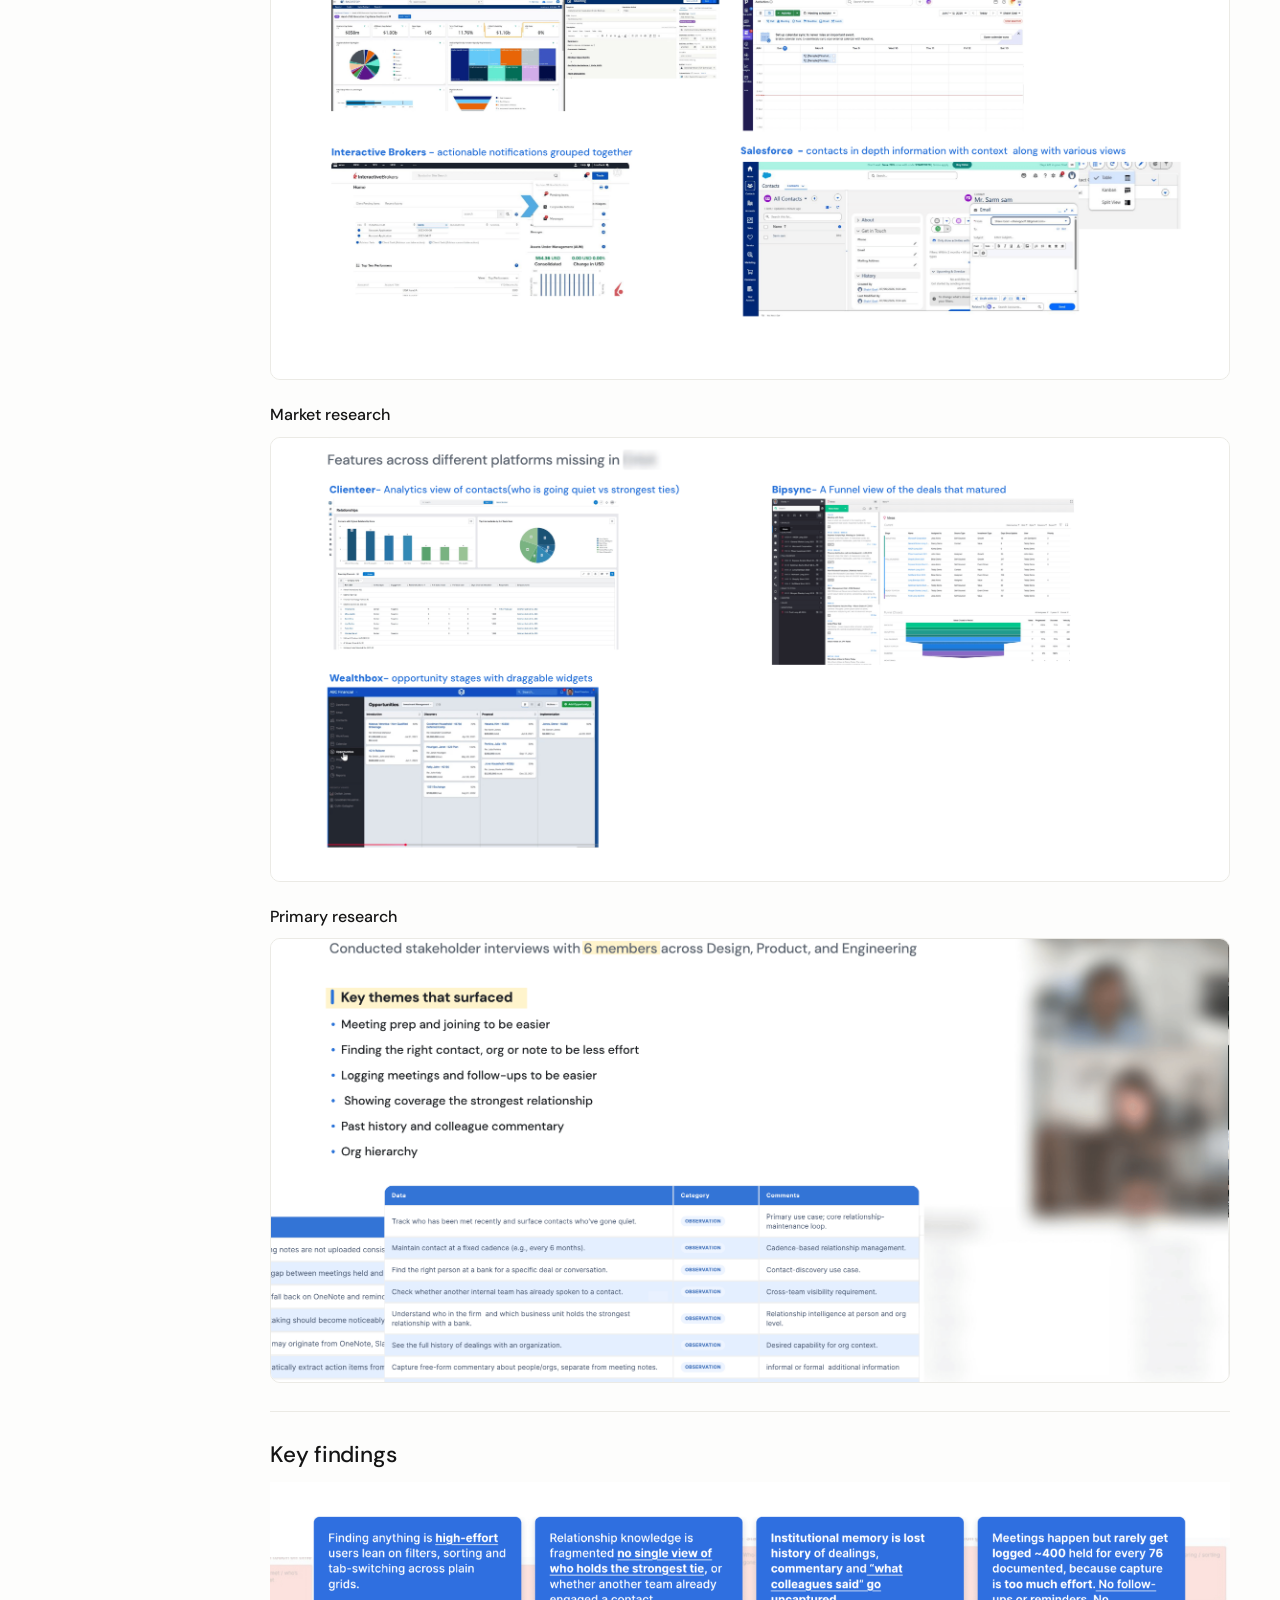
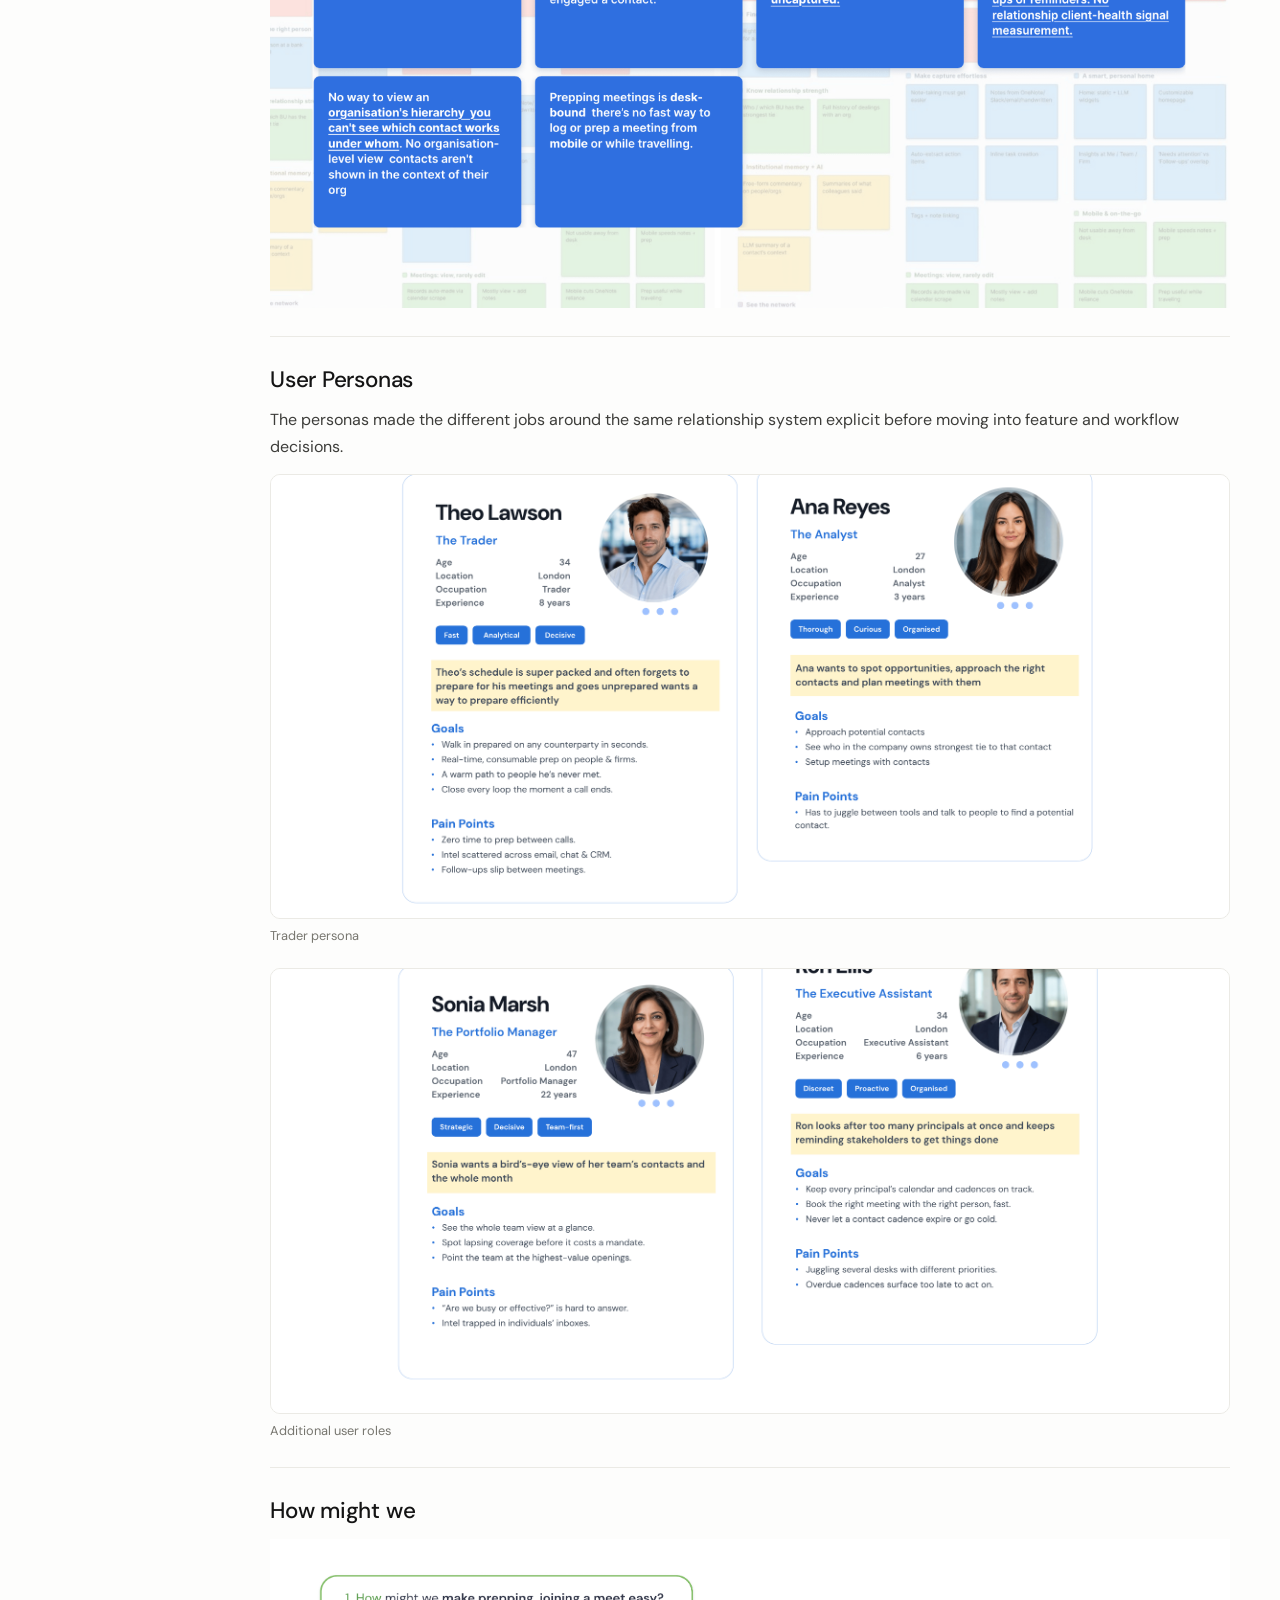
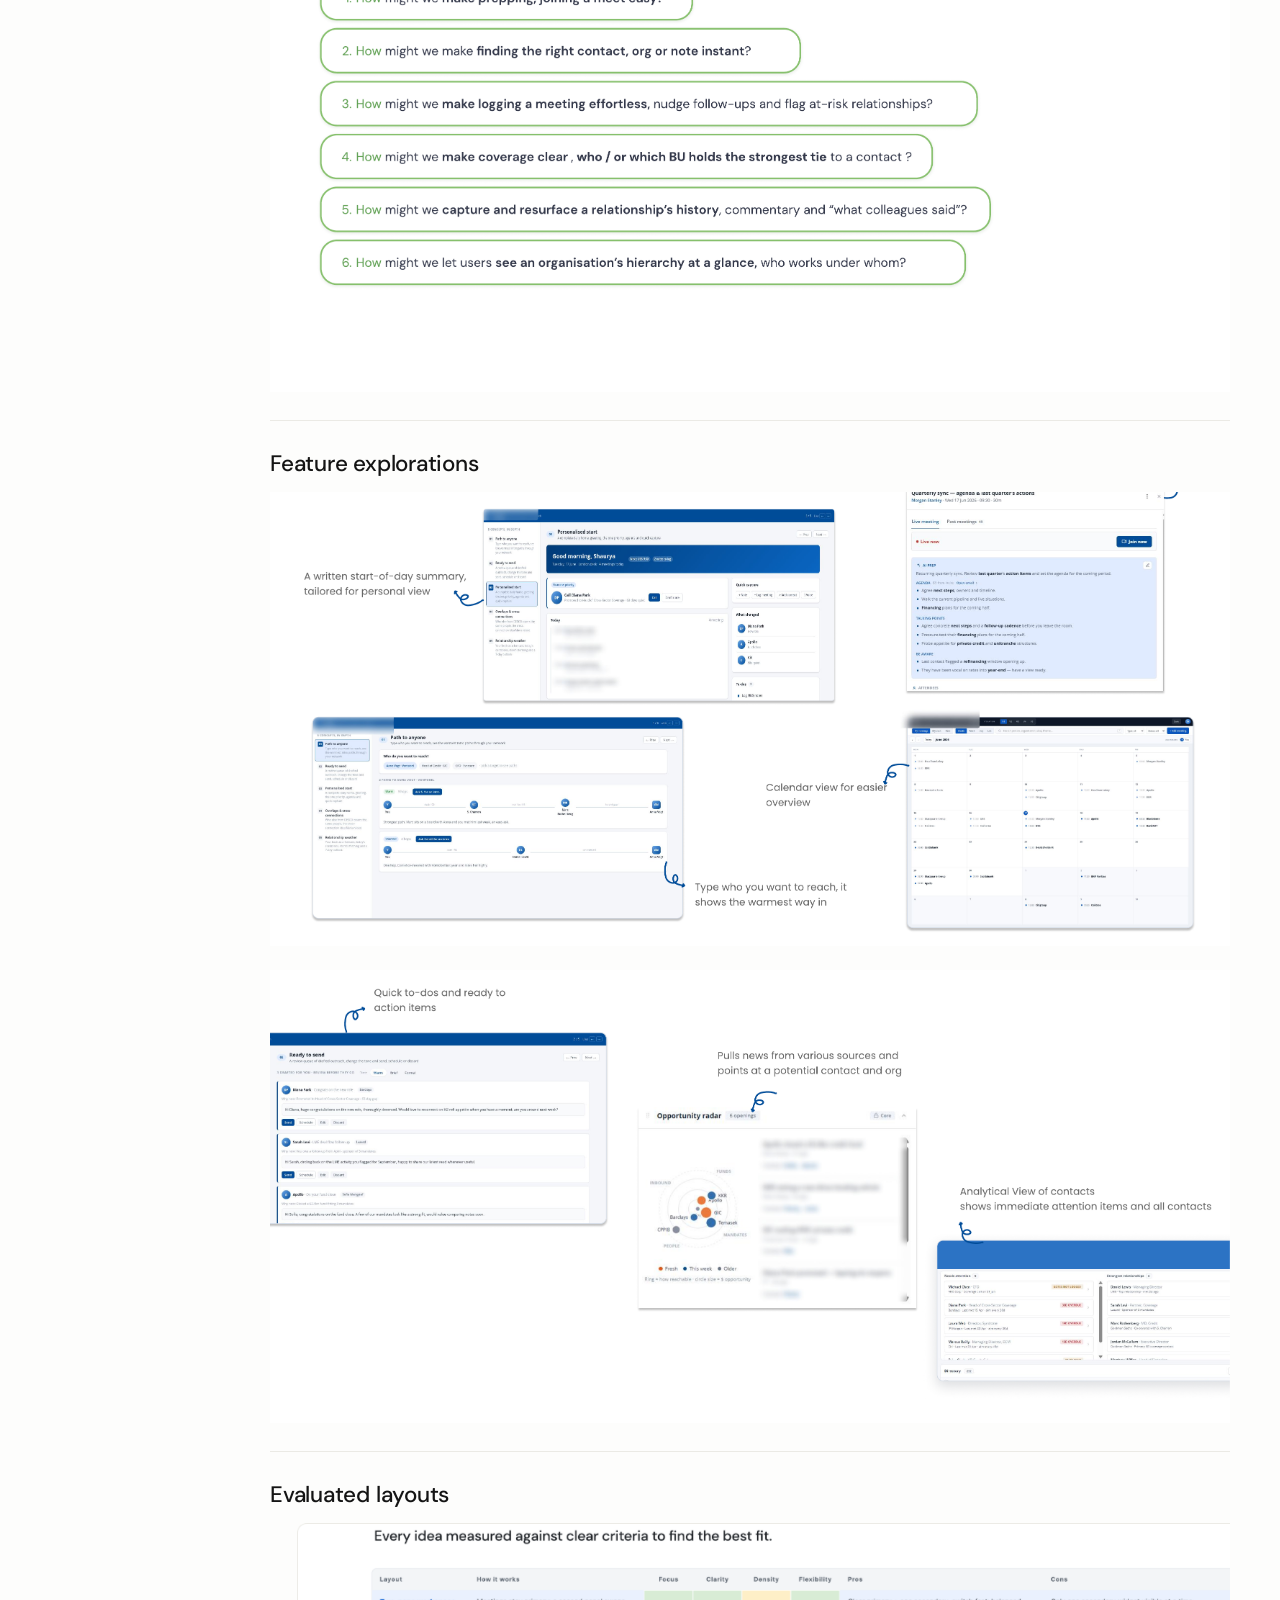
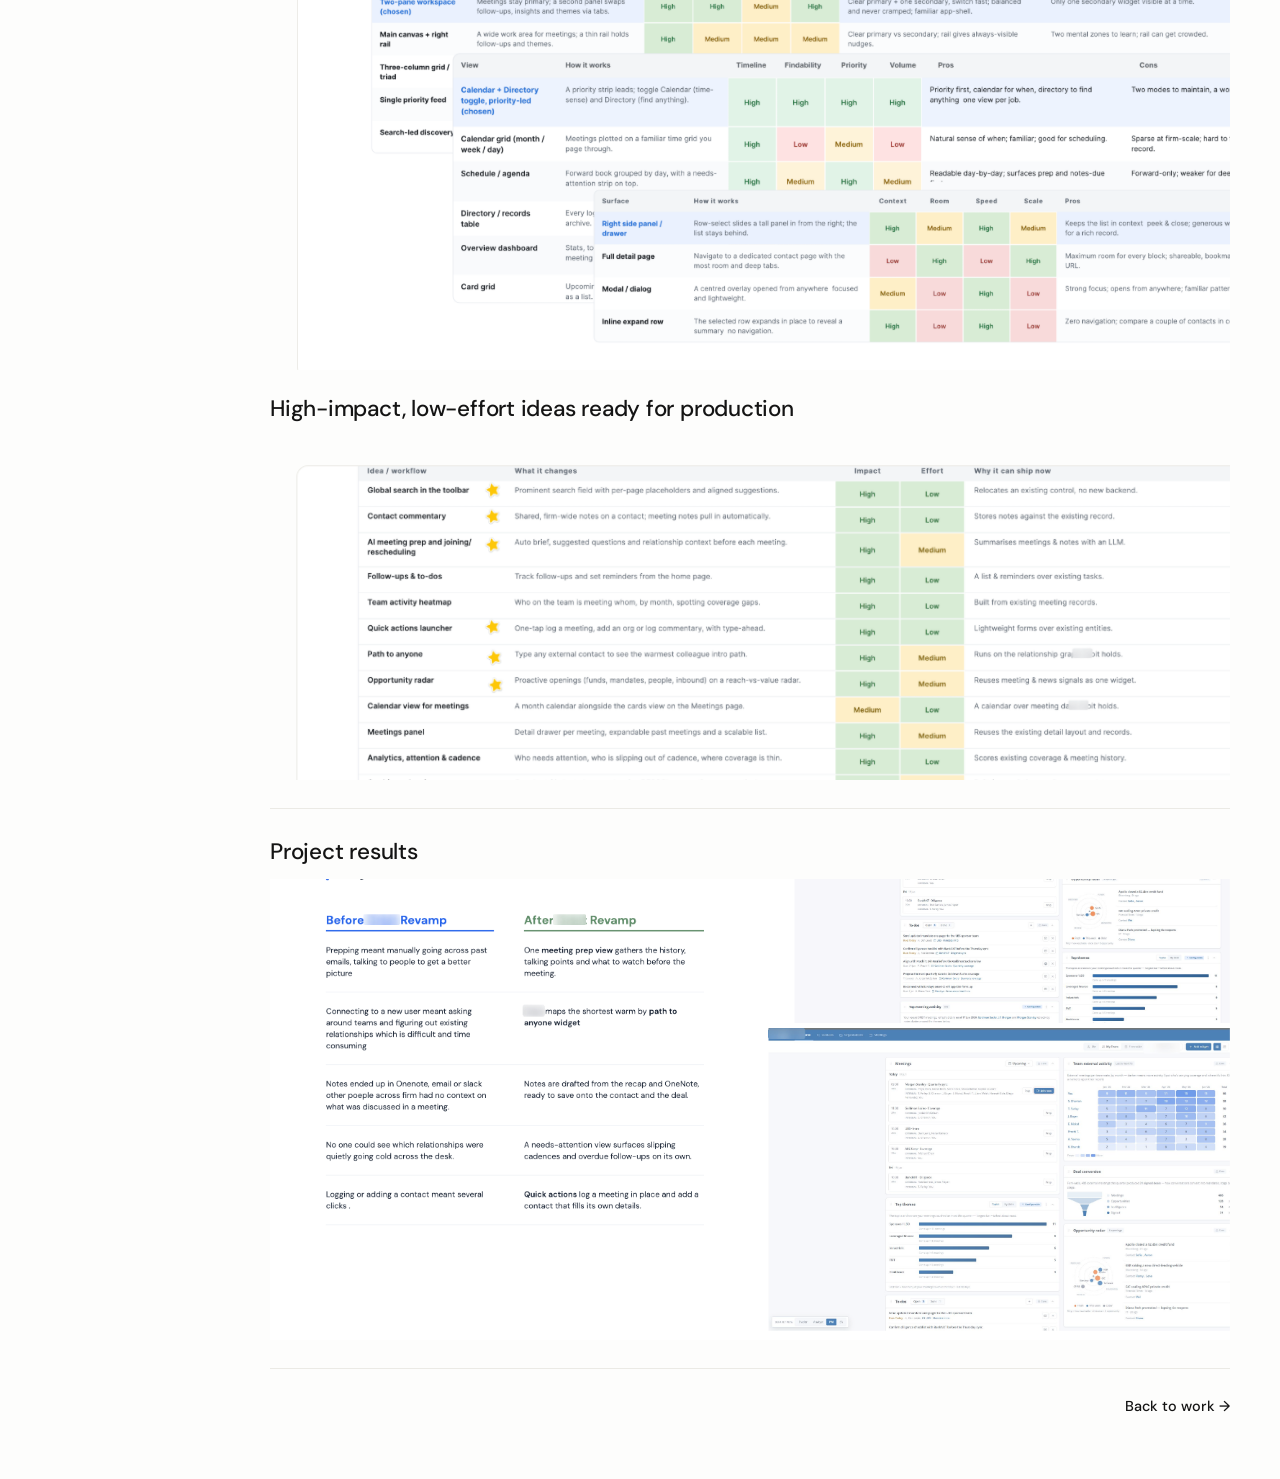
<file: crm/index.html>
<!DOCTYPE html>
<html lang="en">
<head>
<meta charset="UTF-8"><meta name="viewport" content="width=device-width, initial-scale=1.0">
<title>Finance CRM Revamp | Shaivi Goel</title>
<link rel="preconnect" href="https://fonts.googleapis.com"><link rel="preconnect" href="https://fonts.gstatic.com" crossorigin>
<link href="https://fonts.googleapis.com/css2?family=DM+Sans:ital,opsz,wght@0,9..40,300;0,9..40,400;0,9..40,500;0,9..40,600;0,9..40,700;1,9..40,400&display=swap" rel="stylesheet">
<link rel="icon" type="image/png" href="favicon.svg">
<style>
:root{--bg:#fdfdfc;--black:#141414;--gray-700:#3d3d3a;--gray-500:#77766f;--gray-300:#b4b2a9;--gray-100:#ebeae5;--wash:#f4f3ee;--radius:10px;--transition:.18s ease}
*{box-sizing:border-box;margin:0;padding:0}
html{scroll-behavior:smooth;scroll-padding-top:80px}
body{font-family:'DM Sans',system-ui,sans-serif;background:var(--bg);color:var(--black);-webkit-font-smoothing:antialiased}
a{color:inherit;text-decoration:none}
:focus-visible{outline:2px solid var(--black);outline-offset:3px}
.case-topbar{position:sticky;top:0;z-index:20;display:flex;align-items:center;justify-content:space-between;padding:1.25rem 2rem;background:rgba(253,253,252,.94);backdrop-filter:blur(8px);border-bottom:1px solid var(--gray-100)}
.case-topbar-name{font-size:.9rem;font-weight:600;letter-spacing:.02em}.case-topbar-links{display:flex;gap:2rem}.case-topbar-links a{font-size:.82rem;font-weight:500;letter-spacing:.04em;text-decoration:underline;text-underline-offset:3px}.case-topbar-links a:hover{color:var(--gray-500)}
.case-shell{display:grid;grid-template-columns:200px minmax(0,1000px);column-gap:1.25rem;justify-content:center;max-width:100%;margin:0 auto}
.case-nav{position:sticky;top:64px;align-self:start;height:calc(100vh - 64px);overflow-y:auto;padding:2rem 1rem 2rem .75rem;border-right:1px solid var(--gray-100)}
.case-nav-label{font-size:.7rem;font-weight:600;text-transform:uppercase;letter-spacing:.12em;color:var(--gray-300);margin-bottom:1.1rem}.case-nav ul{display:flex;flex-direction:column;gap:.8rem;list-style:none}.case-nav a{font-size:.88rem;color:var(--gray-500);transition:color var(--transition)}.case-nav a:hover,.case-nav a.active{color:var(--black)}.case-nav a.active{font-weight:500}
.case-content{width:100%;max-width:1000px;margin:0 auto;padding:2rem 1.25rem 4rem}.case-hero-title{font-size:clamp(1.6rem,3vw,2.2rem);font-weight:450;letter-spacing:-.02em;line-height:1.25;margin-bottom:1.25rem}.case-meta-strip{display:flex;gap:.6rem;flex-wrap:wrap;margin-bottom:2rem}.case-tag{font-size:.8rem;padding:.32rem .8rem;border-radius:999px;background:var(--gray-100);color:var(--gray-700)}
.case-section{padding-top:1.75rem;margin-top:1.75rem;border-top:1px solid var(--gray-100)}.case-section:first-of-type{border-top:none;margin-top:0;padding-top:0}.case-section h2{font-size:1.4rem;font-weight:500;letter-spacing:-.01em;margin-bottom:.85rem}.case-section h3{font-size:.98rem;font-weight:600;margin:1.1rem 0 .5rem}.case-section p{font-size:1rem;line-height:1.65;color:var(--gray-700);margin-bottom:.85rem}
/* Horizontal product stories. The page itself always scrolls vertically; the flow is the only horizontal region. */
.story-intro{display:grid;grid-template-columns:90px 1fr;gap:1rem;align-items:start;margin:1.15rem 0 .5rem}.story-number{font-size:.78rem;color:var(--gray-300);font-variant-numeric:tabular-nums;padding-top:.2rem}.story-intro h3{font-size:1.12rem;font-weight:500;margin:0 0 .4rem}.story-intro p{margin:0;max-width:650px}
.flow-wrap{position:relative;margin:1rem 0 1.4rem}.flow-scroller{display:flex;gap:1.5rem;overflow-x:auto;scrollbar-gutter:stable;scroll-snap-type:x mandatory;padding:.35rem .25rem 1rem .05rem;-webkit-overflow-scrolling:touch;overscroll-behavior-x:contain;scrollbar-color:var(--gray-300) transparent;scrollbar-width:auto}.flow-scroller::-webkit-scrollbar{height:8px}.flow-scroller::-webkit-scrollbar-thumb{background:var(--gray-300);border-radius:999px}.flow-item{flex:0 0 min(100%,1000px);scroll-snap-align:start}.flow-image{background:var(--wash);border:1px solid var(--gray-100);border-radius:10px;overflow:hidden}.flow-image img{display:block;width:100%;height:auto;max-width:none}.flow-progress{height:2px;background:var(--gray-100);margin:.35rem 0 0 40px;width:calc(100% - 40px);overflow:hidden}.flow-progress::before{content:'';display:block;width:var(--progress,18%);height:100%;background:var(--gray-300);transition:width .12s linear}
/* Process work is deliberately vertical: the slides are supporting evidence, not another interaction. */
.process-block{margin-top:1.25rem}.process-block h3{font-size:1rem;font-weight:500;margin:0 0 .6rem}.process-block p{max-width:650px}.process-shot{margin:.7rem 0 1.5rem;background:var(--wash);border:1px solid var(--gray-100);border-radius:10px;overflow:hidden}.process-shot.source-slide{background:transparent;border:0;border-radius:0}.process-shot img{display:block;width:100%;height:auto}.visual-subhead{font-size:1.15rem;font-weight:500;letter-spacing:-.015em;margin:2rem 0 .8rem}.process-grid{display:block;width:100%}.process-grid > div{display:block;width:100%;margin-bottom:1.5rem}.process-grid .process-shot{margin:0}.process-caption{font-size:.8rem;color:var(--gray-500);margin:.55rem 0 1.4rem}
.workspace-grid{display:block;margin-top:1.25rem}.workspace-card{border:0;border-radius:0;overflow:visible;background:transparent}.workspace-card img{display:block;width:100%;height:auto}.workspace-card-copy{padding:.85rem 0 0;background:transparent;border:0}.workspace-card-copy h3{font-size:1rem;font-weight:600;margin:0 0 .3rem}.workspace-card-copy p{font-size:.88rem;line-height:1.5;color:var(--gray-500);margin:0}.workspace-note{font-size:.78rem;color:var(--gray-300);margin-top:.8rem}
.case-footer-nav{display:flex;justify-content:flex-end;align-items:center;padding-top:1.75rem;margin-top:1.75rem;border-top:1px solid var(--gray-100)}.case-footer-nav a{font-size:.9rem;font-weight:500}.case-footer-nav a:hover{color:var(--gray-500)}
@media(max-width:900px){.case-shell{grid-template-columns:1fr}.case-nav{position:relative;height:auto;border-right:none;border-bottom:1px solid var(--gray-100);padding:1.25rem 1.5rem}.case-nav ul{flex-direction:row;flex-wrap:wrap;gap:.6rem 1.1rem}.case-content{padding:1.5rem 1rem 3rem}.case-topbar{padding:1rem 1.25rem}.case-topbar-links{gap:1.25rem}.flow-item{flex-basis:96%}.process-grid{grid-template-columns:1fr}}
@media(max-width:650px){.story-intro{grid-template-columns:48px 1fr}.flow-item{flex-basis:96%}}
@media(prefers-reduced-motion:reduce){html{scroll-behavior:auto}}
</style>
</head>
<body>
<header class="case-topbar"><span class="case-topbar-name">SHAIVI GOEL</span><div class="case-topbar-links"><a href="../index.html#works">WORK</a><a href="../resume.pdf" target="_blank" rel="noopener noreferrer">RESUME</a><a href="https://www.linkedin.com/in/shaivi-goelui/" target="_blank" rel="noopener noreferrer">LINKEDIN</a></div></header>
<div class="case-shell">
<nav class="case-nav"><div class="case-nav-label">Content</div><ul>
<li><a href="#overview">Overview</a></li><li><a href="#pm-flow">PM journey</a></li><li><a href="#trader-flow">Trader journey</a></li><li><a href="#research">Research</a></li><li><a href="#key-findings">Key findings</a></li><li><a href="#personas">Personas</a></li><li><a href="#hmw">How might we</a></li><li><a href="#feature-explorations">Features</a></li><li><a href="#ideation">Ideation</a></li><li><a href="#results">Project results</a></li>
</ul></nav>
<main class="case-content">
<h1 class="case-hero-title">Revamping an internal CRM around how traders actually work, from the morning prep to the meeting follow-up.</h1>
<div class="case-meta-strip"><span class="case-tag">D. E. Shaw</span><span class="case-tag">Fintech UX</span><span class="case-tag">Enterprise CRM</span><span class="case-tag">Trading Workflows</span></div>

<section class="case-section" id="overview"><h2>Overview</h2><div class="process-shot source-slide"><img src="assets/deconstructing-brief.png" alt="Deconstructing the brief"></div><p>The CRM had grown across teams into a fragmented experience. The redesign focused on bringing the information traders and other stakeholders need around meetings, contacts, organisations and follow-ups into one connected workflow.</p></section>



<section class="case-section" id="pm-workspace"><h2>Portfolio manager workspace</h2><p>The full desk view before zooming into Sonia’s journey.</p><div class="workspace-grid"><div class="workspace-card"><img src="assets/workspace-pm.png" alt="Portfolio manager workspace showing meetings, team activity, deal conversion, opportunity radar and the live meeting panel"></div></div></section>

<section class="case-section" id="pm-flow"><h2>Sonia, the portfolio manager</h2><p>The user is a portfolio manager. She wants a bird’s-eye read on the whole desk, so she can steer each person toward what’s actually winning.</p><h3>The full journey</h3>
<div class="flow-wrap"><div class="flow-scroller">
<article class="flow-item"><div class="flow-image"><img src="assets/pm-036.png" alt="Portfolio manager desk overview"></div></article>
<article class="flow-item"><div class="flow-image"><img src="assets/pm-037.png" alt="Team activity heatmap"></div></article>
<article class="flow-item"><div class="flow-image"><img src="assets/pm-038.png" alt="Deal conversion funnel"></div></article>
<article class="flow-item"><div class="flow-image"><img src="assets/pm-039.png" alt="Opportunity radar"></div></article>
<article class="flow-item"><div class="flow-image"><img src="assets/pm-040.png" alt="Top themes across meetings"></div></article>
<article class="flow-item"><div class="flow-image"><img src="assets/pm-041.png" alt="Team calendar overview"></div></article>
<article class="flow-item"><div class="flow-image"><img src="assets/pm-042.png" alt="Meeting opened from calendar"></div></article>
</div><div class="flow-progress" aria-hidden="true"></div></div></section>
<section class="case-section" id="trader-flow"><h2>Theo, the trader</h2><p>The user is a trader. He has just started the day and wants to quickly get up to speed with the tasks and meetings ahead.</p><h3>The full journey</h3><div class="flow-wrap"><div class="flow-scroller">
<article class="flow-item"><div class="flow-image"><img src="assets/trader-023.png" alt="Meetings widget showing what Theo has ahead"></div></article>
<article class="flow-item"><div class="flow-image"><img src="assets/trader-024.png" alt="Meeting detail opened by Theo"></div></article>
<article class="flow-item"><div class="flow-image"><img src="assets/trader-026.png" alt="Tailored meeting preparation view"></div></article>
<article class="flow-item"><div class="flow-image"><img src="assets/trader-028.png" alt="Contact history in the CRM"></div></article>
<article class="flow-item"><div class="flow-image"><img src="assets/trader-030.png" alt="Organisation history in the CRM"></div></article>
<article class="flow-item"><div class="flow-image"><img src="assets/trader-032.png" alt="Meeting outcome logged in the CRM"></div></article>
</div><div class="flow-progress" aria-hidden="true"></div></div></section>

<section class="case-section" id="research"><h2>Market Research</h2><p>The research and synthesis that shaped the future-state CRM direction.</p>
<div class="process-block"><h3>Research &amp; understanding</h3><div class="process-shot"><img src="assets/process-005.png" alt="Research and understanding"></div></div>
<div class="process-block"><h3>Market research</h3><div class="process-shot"><img src="assets/process-006.png" alt="Market research"></div></div>
<div class="process-block"><h3>Primary research</h3><div class="process-shot"><img src="assets/process-007.png" alt="Primary research"></div></div>
</section>
<section class="case-section" id="key-findings"><h2>Key findings</h2><div class="process-shot source-slide"><img src="assets/key-findings.png" alt="Key takeaways from product understanding research"></div></section>

<section class="case-section" id="personas"><h2>User Personas</h2><p>The personas made the different jobs around the same relationship system explicit before moving into feature and workflow decisions.</p><div class="process-grid"><div><div class="process-shot"><img src="assets/process-009.png" alt="User persona Theo Lawson"></div><div class="process-caption">Trader persona</div></div><div><div class="process-shot"><img src="assets/process-010.png" alt="Additional CRM user personas"></div><div class="process-caption">Additional user roles</div></div></div></section>

<section class="case-section" id="hmw"><h2>How might we</h2><div class="process-shot source-slide"><img src="assets/hmw.png" alt="How might we statements"></div></section>

<section class="case-section" id="feature-explorations"><h2>Feature explorations</h2><div class="process-shot source-slide"><img src="assets/feature-explorations-1.png" alt="Feature exploration concepts, first slide"></div><div class="process-shot source-slide"><img src="assets/feature-explorations-2.png" alt="Feature exploration concepts, second slide"></div></section>

<section class="case-section" id="ideation"><h2>Evaluated layouts</h2><div class="process-shot source-slide"><img src="assets/process-017.png" alt="Evaluated layouts"></div><h2>High-impact, low-effort ideas ready for production</h2><div class="process-shot source-slide"><img src="assets/process-019.png" alt="High-impact, low-effort ideas ready for production"></div></section>

<section class="case-section" id="results"><h2>Project results</h2><div class="process-shot source-slide"><img src="assets/project-results.png" alt="Project results comparing the CRM before and after the revamp"></div></section>

<div class="case-footer-nav"><a href="../index.html#works">Back to work →</a></div>
</main></div>
<script>
const sections=document.querySelectorAll('.case-section');const navLinks=document.querySelectorAll('.case-nav a');
const observer=new IntersectionObserver(entries=>{entries.forEach(entry=>{if(entry.isIntersecting){navLinks.forEach(l=>l.classList.remove('active'));const link=document.querySelector(`.case-nav a[href="#${entry.target.id}"]`);if(link)link.classList.add('active')}})},{rootMargin:'-20% 0px -70% 0px'});sections.forEach(s=>observer.observe(s));
// Only Shift + wheel moves a story sideways. Normal wheel always keeps page scrolling vertically.
document.querySelectorAll('.flow-scroller').forEach(scroller=>{const progress=scroller.parentElement.querySelector('.flow-progress');const update=()=>{const max=scroller.scrollWidth-scroller.clientWidth;const pct=max>0?Math.max(8,Math.min(100,(scroller.scrollLeft/max)*100)):100;if(progress)progress.style.setProperty('--progress',pct+'%')};scroller.addEventListener('scroll',update,{passive:true});scroller.addEventListener('wheel',e=>{if(e.shiftKey && Math.abs(e.deltaY)>Math.abs(e.deltaX)){scroller.scrollLeft+=e.deltaY;e.preventDefault()}},{passive:false});update()});
</script>
</body></html>
</file>
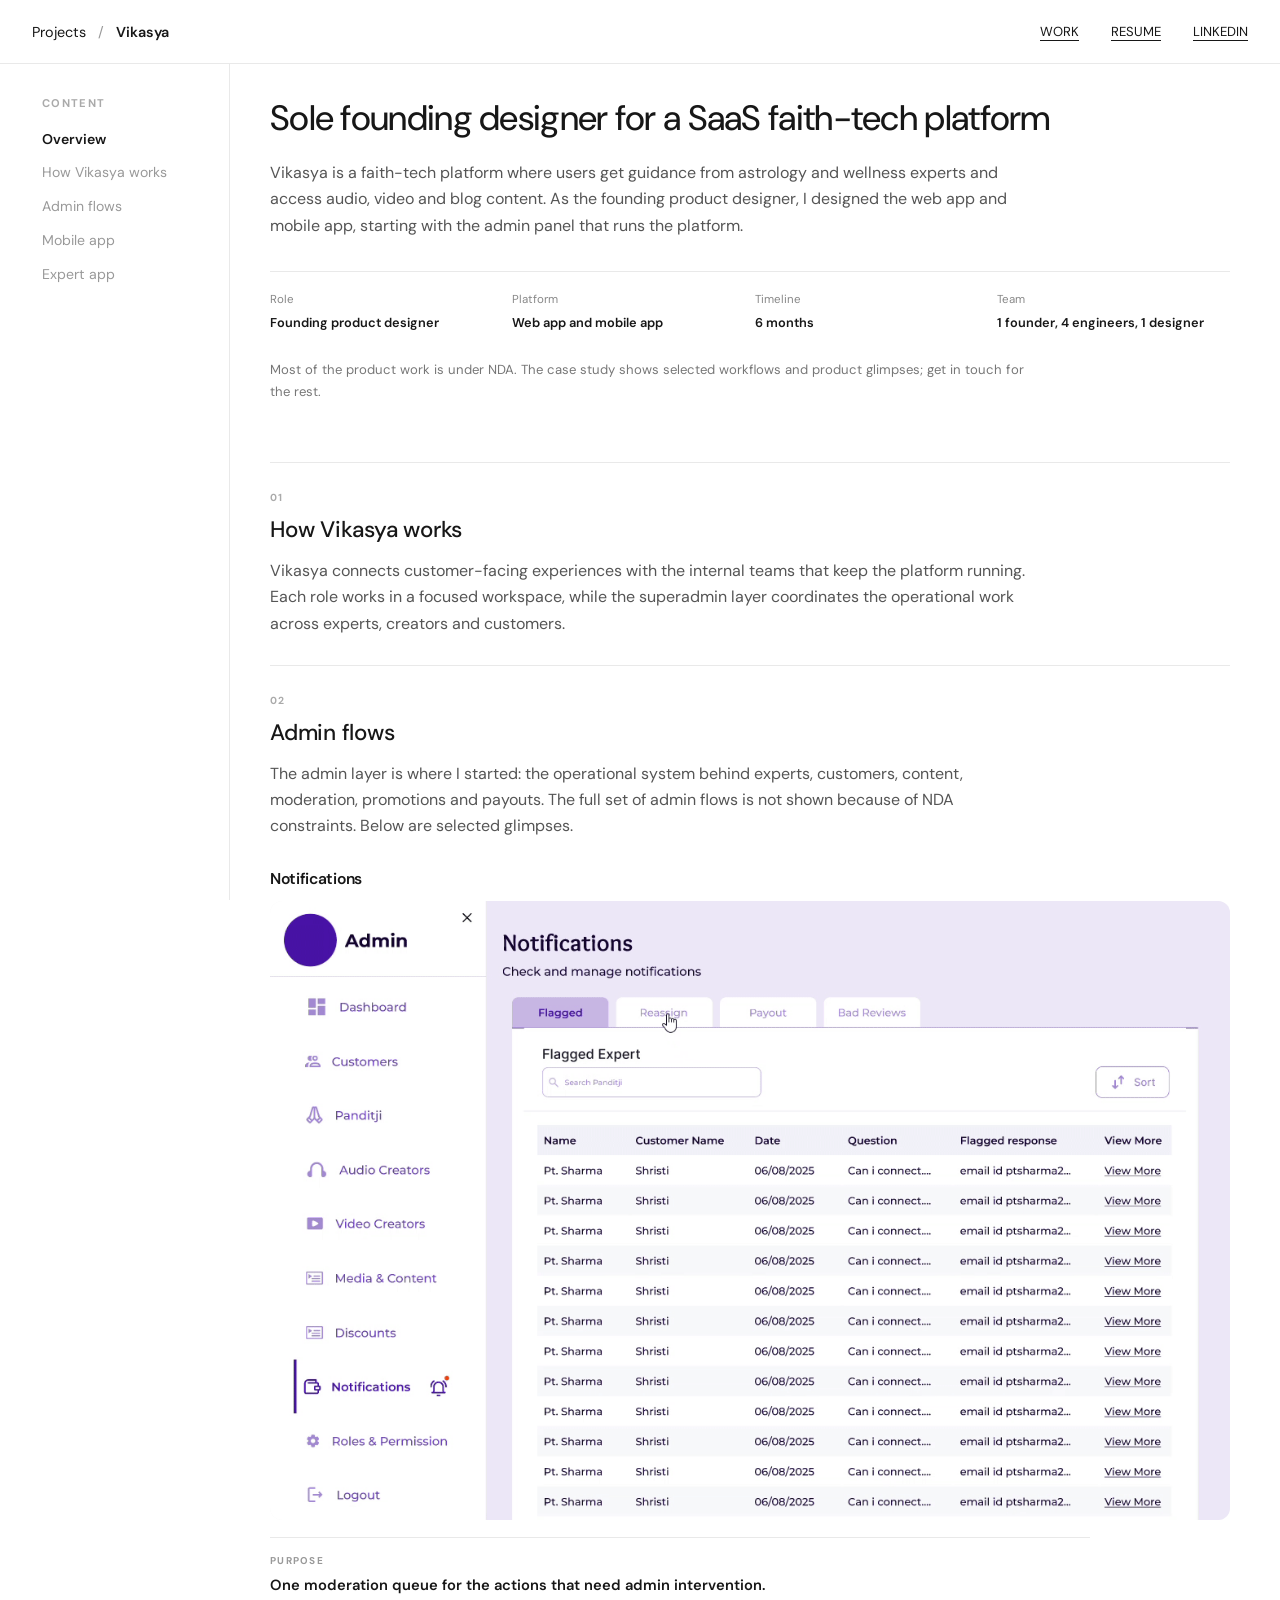
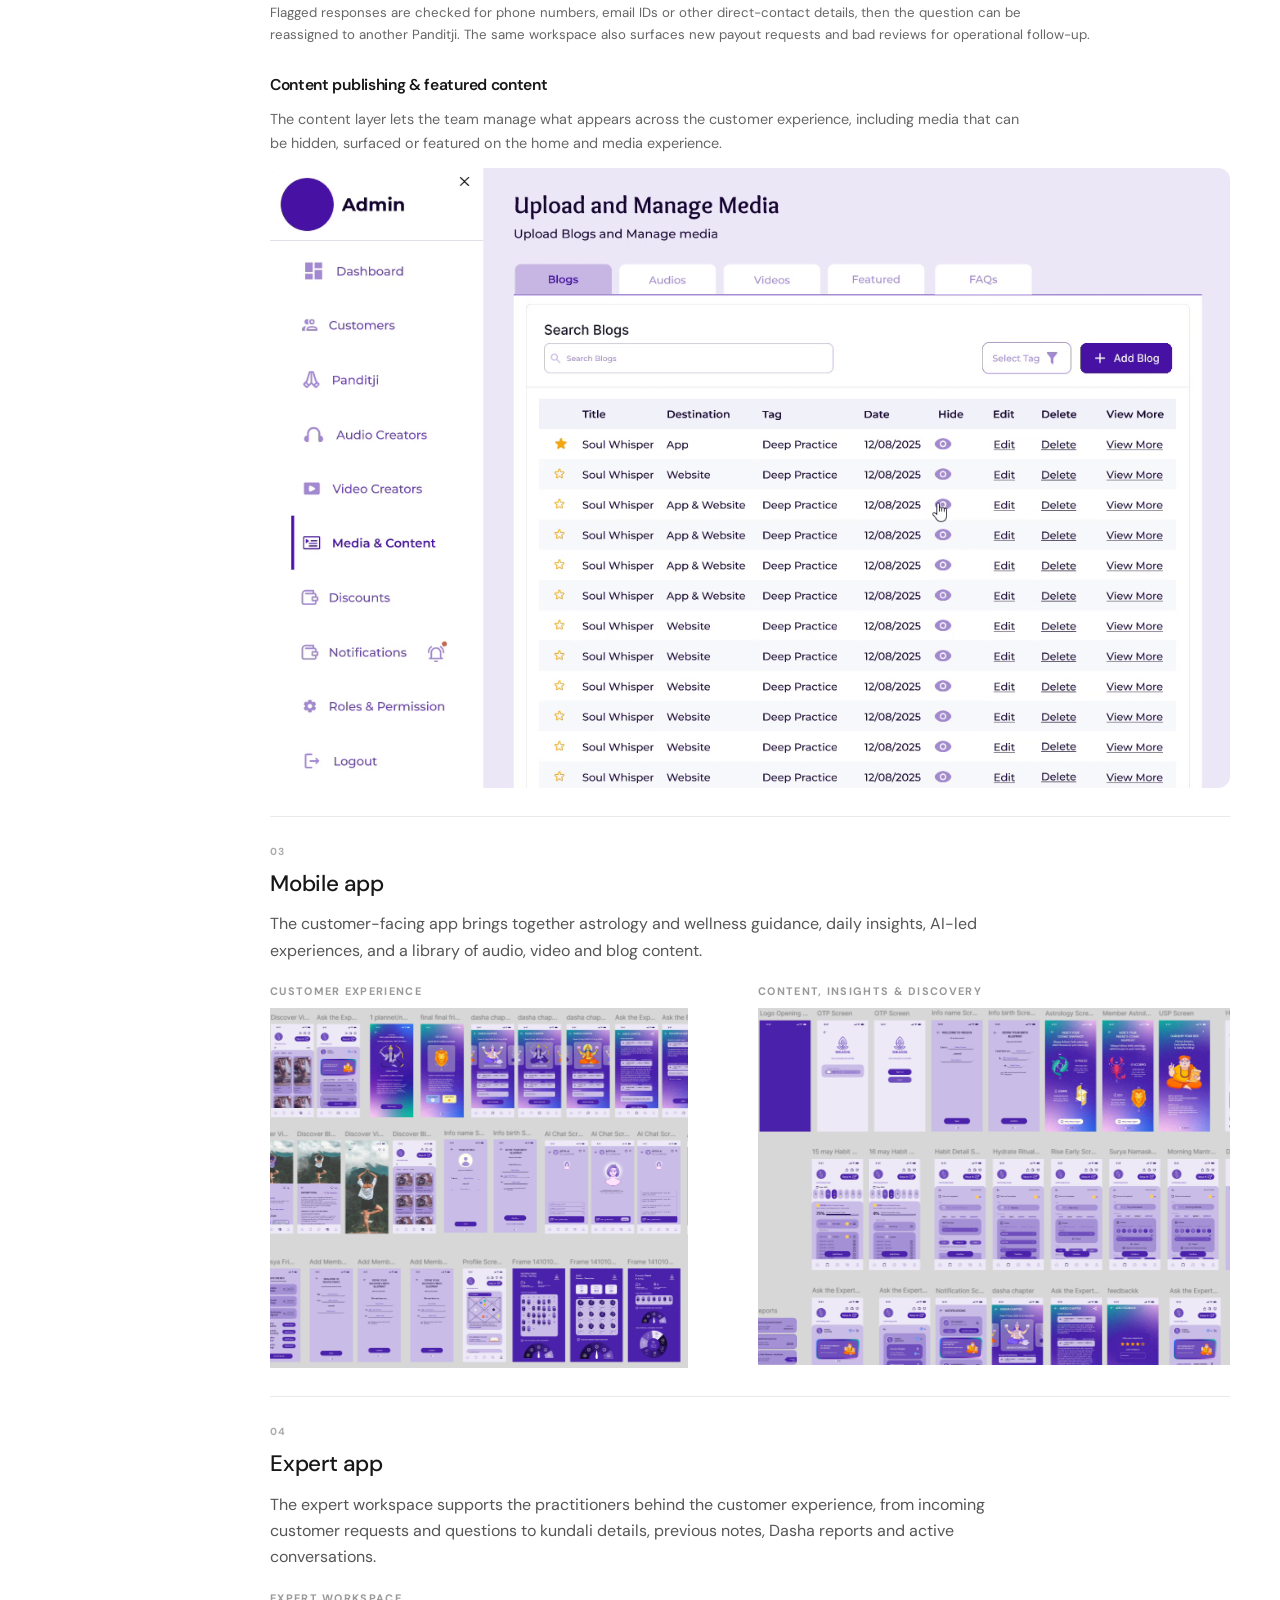
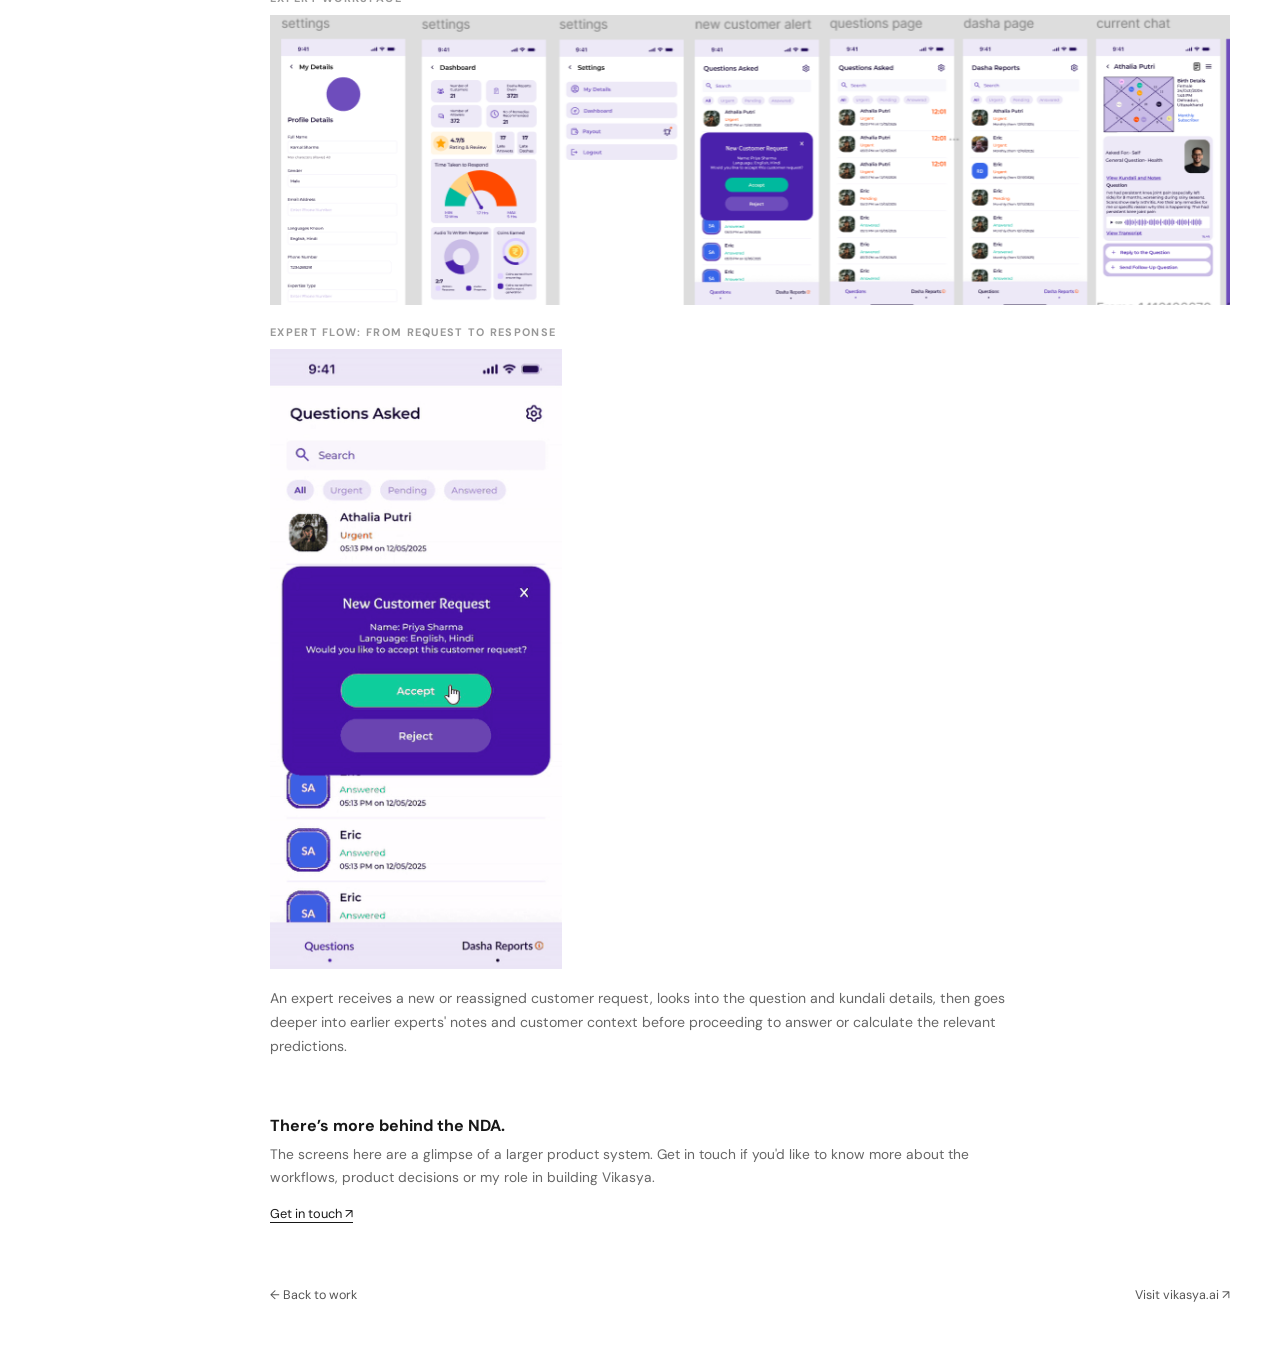
<file: vikasya/index.html>
<!doctype html>
<html lang="en">
<head>
<meta charset="utf-8">
<meta name="viewport" content="width=device-width,initial-scale=1">
<title>Vikasya: Sole founding designer for a SaaS faith-tech platform | Shaivi Goel</title>
<link rel="preconnect" href="https://fonts.googleapis.com">
<link rel="preconnect" href="https://fonts.gstatic.com" crossorigin>
<link href="https://fonts.googleapis.com/css2?family=DM+Sans:wght@400;500;600;700&display=swap" rel="stylesheet">
<link rel="icon" type="image/png" href="icon.png">
<style>
:root{--bg:#fff;--ink:#171717;--muted:#737373;--line:#e9e9e9;--wash:#f7f7f7;--max:1380px}
*{box-sizing:border-box}html{scroll-behavior:smooth;scroll-padding-top:82px}body{margin:0;background:var(--bg);color:var(--ink);font-family:"DM Sans",system-ui,sans-serif;-webkit-font-smoothing:antialiased}a{color:inherit;text-decoration:none}img{display:block;max-width:100%;height:auto}
.topbar{position:sticky;top:0;z-index:50;height:64px;background:rgba(255,255,255,.96);backdrop-filter:blur(12px);border-bottom:1px solid var(--line);display:flex;align-items:center;justify-content:space-between;padding:1.25rem 2rem}.crumb{display:flex;align-items:center;gap:12px;font-size:.9rem}.crumb span{color:#999}.crumb b{font-weight:600}.toplinks{display:flex;gap:2rem}.toplinks a{font-size:.82rem;text-decoration:underline;text-underline-offset:4px;text-decoration-thickness:1px}
.shell{display:grid;grid-template-columns:200px minmax(0,1000px);column-gap:1.25rem;justify-content:center;max-width:100%;margin:0 auto;min-height:calc(100vh - 64px)}.side{position:sticky;top:64px;align-self:start;height:calc(100vh - 64px);padding:2rem 1rem 2rem .75rem;border-right:1px solid var(--line)}.side-label{font-size:.7rem;letter-spacing:.12em;text-transform:uppercase;color:#aaa;font-weight:700;margin-bottom:1.1rem}.side ul{list-style:none;margin:0;padding:0;display:flex;flex-direction:column;gap:.8rem}.side a{font-size:.88rem;color:#999;transition:color .2s}.side a:hover,.side a.active{color:var(--ink);font-weight:600}
main{min-width:0;width:100%;max-width:1000px;margin:0 auto;padding:2rem 1.25rem 4rem}.hero{padding:0 0 2rem;scroll-margin-top:90px}.hero h1{font-size:clamp(1.6rem,3vw,2.2rem);line-height:1.25;letter-spacing:-.02em;font-weight:450;max-width:860px;margin:0 0 1.25rem}.lede{font-size:1rem;line-height:1.65;color:#555;max-width:760px;margin:0 0 .85rem}.facts{display:grid;grid-template-columns:repeat(4,1fr);gap:.6rem;flex-wrap:wrap;margin-top:2rem;padding-top:1.25rem;border-top:1px solid var(--line)}.fact{font-size:.8rem}.fact small{display:block;color:#888;font-size:.72rem;margin-bottom:7px}.fact strong{font-weight:600}.nda-note{font-size:.82rem;line-height:1.65;color:#777;max-width:760px;margin:28px 0 0}
section{scroll-margin-top:82px}.section{padding-top:1.75rem;margin-top:1.75rem;border-top:1px solid var(--line)}.num{font-size:.64rem;letter-spacing:.13em;color:#aaa;font-weight:700;margin-bottom:13px}.section h2{font-size:1.4rem;line-height:1.2;letter-spacing:-.01em;font-weight:500;margin:0 0 .85rem}.intro{font-size:1rem;line-height:1.65;color:#555;max-width:760px;margin:0}.sub{font-size:.72rem;letter-spacing:.12em;text-transform:uppercase;color:#999;font-weight:700;margin:34px 0 12px}.compact-visual{margin:30px 0 0;max-width:820px;background:#fafafa;border-radius:12px;overflow:hidden}.compact-visual img{width:100%}
.admin-flow{margin-top:1.75rem}.admin-flow:first-of-type{margin-top:1.1rem}.flow-head{font-size:.98rem;font-weight:600;letter-spacing:-.02em;margin:0 0 12px}.flow-copy{font-size:.9rem;line-height:1.7;color:#666;max-width:760px;margin:0}.gif-wrap{margin-top:.75rem;max-width:100%;background:#fafafa;border-radius:12px;overflow:hidden}.gif-wrap img{width:100%;height:auto}.purpose{margin-top:17px;max-width:820px;padding:16px 0 0;border-top:1px solid var(--line)}.purpose-label{display:block;font-size:.62rem;letter-spacing:.13em;text-transform:uppercase;color:#999;font-weight:700;margin-bottom:7px}.purpose strong{display:block;font-size:.92rem;font-weight:600;line-height:1.5;margin-bottom:6px}.purpose p{margin:0;color:#666;font-size:.83rem;line-height:1.65}
.gallery{margin-top:1.25rem;display:flex;flex-direction:column;gap:1.5rem}.mobile-gallery{margin-top:1.25rem;display:grid;grid-template-columns:1fr 1fr;gap:1rem;align-items:start}.gallery-item{max-width:100%}.gallery-label{font-size:.68rem;letter-spacing:.12em;text-transform:uppercase;color:#999;font-weight:700;margin-bottom:10px}.gallery-item img{width:100%;height:auto;max-height:360px;object-fit:contain;object-position:left center;border-radius:0;background:transparent}.expert-gif{margin-top:1.25rem;max-width:300px}.expert-gif img{display:block;width:auto;max-width:300px;height:auto;max-height:620px;border-radius:0;background:transparent}.expert-caption{font-size:.88rem;line-height:1.7;color:#666;max-width:760px;margin:18px 0 0}.site-link{display:inline-flex;margin-top:24px;font-size:.86rem;font-weight:600;text-decoration:underline;text-underline-offset:4px}.closing{padding:56px 0 0}.closing strong{display:block;font-size:1rem;margin-bottom:7px}.closing p{font-size:.86rem;line-height:1.7;color:#666;max-width:760px;margin:0}.closing a{display:inline-block;margin-top:16px;font-size:.8rem;text-decoration:underline;text-underline-offset:4px}.footer{display:flex;justify-content:space-between;padding-top:28px;margin-top:36px;font-size:.78rem;color:#555}
@media(max-width:1000px){.shell{grid-template-columns:1fr}.side{position:relative;top:0;height:auto;border-right:0;border-bottom:1px solid var(--line);padding:17px 28px}.side ul{flex-direction:row;flex-wrap:wrap;gap:9px 18px}main{padding:0 28px 80px}.facts{grid-template-columns:1fr 1fr}.compact-visual,.gif-wrap{max-width:100%}.expert-gif{max-width:340px}.gallery-item{max-width:680px}}
@media(max-width:650px){.topbar{padding:0 18px}.crumb{font-size:.74rem}.toplinks{gap:15px}.toplinks a{font-size:.67rem}main{padding:0 18px 70px}.hero{padding:48px 0}.hero h1{font-size:2.35rem}.lede{font-size:.96rem}.facts{grid-template-columns:1fr 1fr;gap:18px 20px}.section{padding-top:1.5rem}.side{padding:15px 18px}.side a{font-size:.72rem}.compact-visual,.gif-wrap,.expert-gif{border-radius:8px}.gallery{gap:22px}.mobile-gallery{grid-template-columns:1fr;gap:22px}.gallery-item img{max-height:360px}.expert-gif{max-width:280px}.expert-gif img{max-width:280px;max-height:560px}}
</style>
</head>
<body>
<header class="topbar">
  <div class="crumb"><a href="../index.html#works">Projects</a><span>/</span><b>Vikasya</b></div>
  <nav class="toplinks"><a href="../index.html#works">WORK</a><a href="resume.pdf" target="_blank" rel="noopener">RESUME</a><a href="https://www.linkedin.com/in/shaivi-goelui/" target="_blank" rel="noopener">LINKEDIN</a></nav>
</header>
<div class="shell">
<aside class="side"><div class="side-label">Content</div><ul id="toc">
<li><a href="#overview">Overview</a></li>
<li><a href="#how">How Vikasya works</a></li>
<li><a href="#admin">Admin flows</a></li>
<li><a href="#mobile">Mobile app</a></li>
<li><a href="#expert">Expert app</a></li>
</ul></aside>
<main>
<section class="hero" id="overview">
<h1>Sole founding designer for a SaaS faith-tech platform</h1>
<p class="lede">Vikasya is a faith-tech platform where users get guidance from astrology and wellness experts and access audio, video and blog content. As the founding product designer, I designed the web app and mobile app, starting with the admin panel that runs the platform.</p>
<div class="facts"><div class="fact"><small>Role</small><strong>Founding product designer</strong></div><div class="fact"><small>Platform</small><strong>Web app and mobile app</strong></div><div class="fact"><small>Timeline</small><strong>6 months</strong></div><div class="fact"><small>Team</small><strong>1 founder, 4 engineers, 1 designer</strong></div></div>
<p class="nda-note">Most of the product work is under NDA. The case study shows selected workflows and product glimpses; get in touch for the rest.</p>
</section>
<section class="section" id="how">
<div class="num">01</div><h2>How Vikasya works</h2>
<p class="intro">Vikasya connects customer-facing experiences with the internal teams that keep the platform running. Each role works in a focused workspace, while the superadmin layer coordinates the operational work across experts, creators and customers.</p>

</section>
<section class="section" id="admin">
<div class="num">02</div><h2>Admin flows</h2>
<p class="intro">The admin layer is where I started: the operational system behind experts, customers, content, moderation, promotions and payouts. The full set of admin flows is not shown because of NDA constraints. Below are selected glimpses.</p>
<div class="admin-flow">
<h3 class="flow-head">Notifications</h3>
<div class="gif-wrap"><img src="assets/vikasya-notifications.gif" alt="Vikasya notifications workflow GIF"></div>
<div class="purpose"><span class="purpose-label">Purpose</span><strong>One moderation queue for the actions that need admin intervention.</strong><p>Flagged responses are checked for phone numbers, email IDs or other direct-contact details, then the question can be reassigned to another Panditji. The same workspace also surfaces new payout requests and bad reviews for operational follow-up.</p></div>
</div>
<div class="admin-flow">
<h3 class="flow-head">Content publishing &amp; featured content</h3>
<p class="flow-copy">The content layer lets the team manage what appears across the customer experience, including media that can be hidden, surfaced or featured on the home and media experience.</p>
<div class="gif-wrap"><img src="assets/vikasya-content-publishing-hq.gif" alt="Vikasya content publishing and featured content workflow GIF"></div>
</div>
</section>
<section class="section" id="mobile">
<div class="num">03</div><h2>Mobile app</h2>
<p class="intro">The customer-facing app brings together astrology and wellness guidance, daily insights, AI-led experiences, and a library of audio, video and blog content.</p>
<div class="mobile-gallery">
<div class="gallery-item"><div class="gallery-label">Customer experience</div><img src="assets/mobile/customer-app-overview.png" alt="Vikasya customer mobile app screens"></div>
<div class="gallery-item"><div class="gallery-label">Content, insights &amp; discovery</div><img src="assets/mobile/customer-app-content.png" alt="Vikasya customer mobile app content, insights and discovery screens"></div>
</div>
</section>
<section class="section" id="expert">
<div class="num">04</div><h2>Expert app</h2>
<p class="intro">The expert workspace supports the practitioners behind the customer experience, from incoming customer requests and questions to kundali details, previous notes, Dasha reports and active conversations.</p>
<div class="gallery"><div class="gallery-item"><div class="gallery-label">Expert workspace</div><img src="assets/expert/expert-app-overview.png" alt="Vikasya expert application screens"></div></div>
<div class="expert-gif"><div class="gallery-label">Expert flow: from request to response</div><img src="assets/vikasya-expert-flow.gif" alt="Animated Vikasya expert flow from receiving a customer request to reviewing kundali and previous notes before responding"></div>
<p class="expert-caption">An expert receives a new or reassigned customer request, looks into the question and kundali details, then goes deeper into earlier experts' notes and customer context before proceeding to answer or calculate the relevant predictions.</p>
<div class="closing"><strong>There’s more behind the NDA.</strong><p>The screens here are a glimpse of a larger product system. Get in touch if you'd like to know more about the workflows, product decisions or my role in building Vikasya.</p><a href="mailto:shaivi.designs@gmail.com">Get in touch ↗</a></div>
</section>
<div class="footer"><a href="../index.html#works">← Back to work</a><a href="https://vikasya.ai" target="_blank" rel="noopener">Visit vikasya.ai ↗</a></div>
</main></div>
<script>
const links=[...document.querySelectorAll('#toc a')];
const targets=links.map(a=>document.querySelector(a.getAttribute('href'))).filter(Boolean);
const io=new IntersectionObserver(entries=>entries.forEach(e=>{if(e.isIntersecting)links.forEach(a=>a.classList.toggle('active',a.getAttribute('href')==='#'+e.target.id))}),{rootMargin:'-25% 0px -65% 0px'});
targets.forEach(t=>io.observe(t));
</script>
</body>
</html>
</file>
<file: styles.css>
:root{
  --ink:rgb(17,17,17);
  --body:rgb(86,85,85);
  --muted:rgb(150,150,150);
  --line:rgb(232,232,232);
  --highlight:rgba(244,207,85,.48);
}
*{box-sizing:border-box}
html{scroll-behavior:smooth}
body{
  margin:0;
  background:#fff;
  color:var(--ink);
  font-family:Inter,"Inter Fallback",ui-sans-serif,system-ui,-apple-system,BlinkMacSystemFont,"Segoe UI",sans-serif;
  font-size:14px;
  font-weight:460;
  line-height:23px;
  -webkit-font-smoothing:antialiased;
}
a{color:inherit}
.topbar,main,footer{width:min(720px,calc(100% - 40px));margin-inline:auto}
.topbar{
  padding-top:112px;display:flex;justify-content:space-between;align-items:flex-end
}
.identity{position:relative}
.stamp-wrap{width:104px;height:136px;position:relative;margin-bottom:22px}
.stamp{
  width:98px;height:128px;position:absolute;left:3px;top:4px;background:#fff3c9;padding:9px;
  box-shadow:0 7px 20px rgba(0,0,0,.08);transform:rotate(-3deg);overflow:hidden;
  clip-path:polygon(0 5%,3% 5%,3% 0,9% 0,9% 4%,15% 4%,15% 0,21% 0,21% 4%,27% 4%,27% 0,33% 0,33% 4%,39% 4%,39% 0,45% 0,45% 4%,51% 4%,51% 0,57% 0,57% 4%,63% 4%,63% 0,69% 0,69% 4%,75% 4%,75% 0,81% 0,81% 4%,87% 4%,87% 0,93% 0,93% 5%,100% 5%,100% 11%,96% 11%,96% 17%,100% 17%,100% 23%,96% 23%,96% 29%,100% 29%,100% 35%,96% 35%,96% 41%,100% 41%,100% 47%,96% 47%,96% 53%,100% 53%,100% 59%,96% 59%,96% 65%,100% 65%,100% 71%,96% 71%,96% 77%,100% 77%,100% 83%,96% 83%,96% 89%,100% 89%,100% 95%,93% 95%,93% 100%,87% 100%,87% 96%,81% 96%,81% 100%,75% 100%,75% 96%,69% 96%,69% 100%,63% 100%,63% 96%,57% 96%,57% 100%,51% 100%,51% 96%,45% 96%,45% 100%,39% 100%,39% 96%,33% 96%,33% 100%,27% 100%,27% 96%,21% 96%,21% 100%,15% 100%,15% 96%,9% 96%,9% 100%,3% 100%,3% 95%,0 95%,0 89%,4% 89%,4% 83%,0 83%,0 77%,4% 77%,4% 71%,0 71%,0 65%,4% 65%,4% 59%,0 59%,0 53%,4% 53%,4% 47%,0 47%,0 41%,4% 41%,4% 35%,0 35%,0 29%,4% 29%,4% 23%,0 23%,0 17%,4% 17%,4% 11%,0 11%);
}
.stamp img{width:100%;height:100%;display:block;object-fit:cover;object-position:50% 54%;transform:none;border-radius:0}
.name{font-size:13px;line-height:20px;font-weight:460}
.meta{display:flex;align-items:center;gap:17px;color:var(--muted);font-size:14px;line-height:23px;padding-bottom:1px}
.meta-item{display:flex;align-items:center;gap:8px;white-space:nowrap}
.icon{display:inline-block;position:relative;width:17px;height:17px;opacity:.78}
.pin{border:1.7px solid #999;border-radius:50% 50% 50% 0;transform:rotate(-45deg) scale(.75)}
.pin:after{content:"";position:absolute;width:4px;height:4px;border:1.3px solid #999;border-radius:50%;left:4px;top:4px}
.clock{border:1.7px solid #999;border-radius:50%;transform:scale(.78)}
.clock:after{content:"";position:absolute;width:1.4px;height:5px;background:#999;left:6px;top:3px;transform-origin:bottom}
.clock:before{content:"";position:absolute;width:4px;height:1.4px;background:#999;left:6px;top:8px}
.header-icon{width:18px;height:18px;display:block;fill:none;stroke:#999;stroke-width:1.7;stroke-linecap:round;stroke-linejoin:round;opacity:.82}.icon-link{text-decoration:none;color:inherit;display:grid;place-items:center;width:18px;height:23px}
.intro{margin-top:40px}
section h2{margin:0 0 17px;font-size:13px;line-height:20px;font-weight:600;color:rgb(17,17,17)}
.copy{max-width:680px;color:var(--body);font-size:14px;line-height:23px;font-weight:460}
.copy p{margin:0 0 25px}.copy p:last-child{margin-bottom:0}
mark{background:linear-gradient(transparent 13%,var(--highlight) 13%,var(--highlight) 90%,transparent 90%);color:rgb(17,17,17);padding:0 2px}
.caret{display:inline-block;width:1px;height:16px;background:#111;margin-left:2px;vertical-align:-3px;animation:blink 1s steps(2,end) infinite}
@keyframes blink{50%{opacity:0}}

.projects{margin-top:78px}
.projects h2{margin-bottom:17px}
.project-list{border-top:1px solid var(--line)}
.project-row{min-height:67px;display:grid;grid-template-columns:110px 1fr 160px;align-items:center;border-bottom:1px solid var(--line);color:inherit;text-decoration:none;font-size:14px;line-height:23px;font-weight:460}
.project-row:hover{background:#fafafa}
.year,.role{color:var(--muted)}
.project-name{font-weight:460}
.role{text-align:right}
footer{margin-top:100px;padding-bottom:74px;color:#999}







.thanks{margin:0;color:#999;font-size:14px;line-height:23px}
@media (prefers-reduced-motion: reduce){
}
@media(max-width:800px){
 .topbar,main,footer{width:min(680px,calc(100% - 42px))}
 .topbar{padding-top:82px;display:block}.meta{margin-top:22px;gap:14px;flex-wrap:wrap}
 .intro{margin-top:40px}.copy{font-size:14px;line-height:23px}.project-row{grid-template-columns:70px 1fr;min-height:62px;padding-block:11px}
 .role{grid-column:2;text-align:left;font-size:13px}.projects{margin-top:68px}
}
</file>
<file: alerts/styles.css>
*, *::before, *::after {
  box-sizing: border-box;
  margin: 0;
  padding: 0;
}

:root {
  --font: "DM Sans", system-ui, sans-serif;
  --black: #111111;
  --gray-700: #444444;
  --gray-500: #777777;
  --gray-300: #cccccc;
  --gray-100: #f0f0f0;
  --white: #ffffff;
  --accent: #111111;
  --doodle: #999999;
  --locked: #92400e;
  --locked-bg: #fef3c7;
  --radius: 12px;
  --transition: 0.25s ease;
  --container: 1100px;
  --pad: 2rem;
}

html {
  scroll-behavior: smooth;
}

body {
  font-family: var(--font);
  font-size: 16px;
  line-height: 1.6;
  color: var(--black);
  background-color: var(--white);
  background-image: radial-gradient(circle, #e2e2e2 1.4px, transparent 1.4px);
  background-size: 28px 28px;
  -webkit-font-smoothing: antialiased;
  position: relative;
  overflow-x: hidden;
}

a {
  color: inherit;
  text-decoration: none;
}

ul {
  list-style: none;
}

img {
  max-width: 100%;
  display: block;
}

.container {
  width: 100%;
  max-width: var(--container);
  margin: 0 auto;
  padding-left: var(--pad);
  padding-right: var(--pad);
}

/* ── Doodles ── */
.doodle {
  position: absolute;
  pointer-events: none;
  color: var(--doodle);
}

.doodle-star svg {
  width: 100%;
  height: 100%;
}

.doodle-star--1 {
  width: 28px;
  height: 28px;
  top: 120px;
  right: 12%;
  animation: float 4s ease-in-out infinite;
}

.doodle-star--2 {
  width: 18px;
  height: 18px;
  top: 28%;
  left: 6%;
  animation: float 5s ease-in-out infinite 1s;
}

.doodle-underline {
  display: block;
  width: 88px;
  height: 10px;
  margin-top: 2px;
  color: var(--doodle);
}

.doodle-arrow {
  width: 48px;
  height: 32px;
  margin-top: 1.5rem;
  color: var(--doodle);
  transform: rotate(-8deg);
}

.doodle-scribble {
  width: 64px;
  height: 16px;
  color: var(--doodle);
}

.doodle-footer {
  width: 140px;
  height: 12px;
  color: var(--doodle);
  margin-bottom: 1.5rem;
}

@keyframes float {
  0%, 100% { transform: translateY(0) rotate(0deg); }
  50% { transform: translateY(-6px) rotate(6deg); }
}

/* ── Header / Nav ── */
.site-header {
  position: sticky;
  top: 0;
  z-index: 100;
  background: rgba(255, 255, 255, 0.95);
  backdrop-filter: blur(12px);
  border-bottom: 1px solid var(--gray-100);
}

.nav {
  display: flex;
  align-items: center;
  justify-content: space-between;
  height: 64px;
}

.nav-logo,
.nav-link {
  font-size: 0.9375rem;
  line-height: 1;
  font-weight: 500;
}

.nav-logo {
  letter-spacing: -0.01em;
}

.nav-links {
  display: flex;
  align-items: center;
  gap: 2.25rem;
  height: 100%;
}

.nav-links li {
  display: flex;
  align-items: center;
  height: 100%;
}

.nav-link {
  font-weight: 400;
  color: var(--gray-700);
  transition: color var(--transition);
  padding: 0.25rem 0;
}

.nav-link:hover,
.nav-link.active {
  color: var(--black);
}

.nav-toggle {
  display: none;
  flex-direction: column;
  justify-content: center;
  gap: 6px;
  background: none;
  border: none;
  cursor: pointer;
  padding: 4px;
  height: 40px;
}

.nav-toggle span {
  display: block;
  width: 22px;
  height: 2px;
  background: var(--black);
}

/* ── Hero ── */
.hero {
  padding-top: 5.5rem;
  padding-bottom: 3.5rem;
  position: relative;
}

.hero-greeting {
  font-size: 1rem;
  font-weight: 400;
  color: var(--gray-500);
  margin-bottom: 1.25rem;
}

.hero-name {
  color: var(--black);
  font-weight: 500;
  position: relative;
}

.hero-period {
  color: #ec4899;
  font-weight: 500;
}

.hero-title {
  font-size: clamp(2rem, 3.8vw, 3rem);
  font-weight: 450;
  letter-spacing: -0.028em;
  line-height: 1.18;
  max-width: 860px;
}

.hero-subtitle {
  margin-top: 1.25rem;
  font-size: 1.05rem;
  font-weight: 400;
  line-height: 1.6;
  color: var(--gray-700);
  max-width: 680px;
}

/* ── Works ── */
.works {
  padding-bottom: 6rem;
}

.section-head {
  display: flex;
  align-items: flex-end;
  gap: 0.75rem;
  margin-bottom: 2rem;
}

.section-label {
  font-size: 0.78rem;
  font-weight: 500;
  text-transform: uppercase;
  letter-spacing: 0.14em;
  color: var(--gray-500);
}

.project-list {
  display: flex;
  flex-direction: column;
  gap: 1.75rem;
}

/* ── Project Cards ── */
.project-card {
  display: grid;
  grid-template-columns: 1fr 1fr;
  gap: 2rem;
  align-items: center;
  padding: 1.25rem;
  border-radius: var(--radius);
  border: 1px solid var(--gray-100);
  background: var(--white);
  transition: border-color var(--transition), box-shadow var(--transition), transform var(--transition);
}

.project-card:not(.project-card--locked):hover {
  border-color: var(--gray-300);
  box-shadow: 0 6px 24px rgba(0, 0, 0, 0.05);
  transform: translateY(-2px);
}

.project-card--locked {
  cursor: not-allowed;
  background: #fafafa;
}

.project-visual {
  aspect-ratio: 4 / 3;
  border-radius: calc(var(--radius) - 4px);
  position: relative;
  overflow: hidden;
  background: var(--gray-100);
}

.project-visual img {
  width: 100%;
  height: 100%;
  object-fit: cover;
}

.project-visual--blurred img {
  filter: blur(6px);
  transform: scale(1.05);
}

.project-lock-overlay {
  position: absolute;
  inset: 0;
  background: rgba(255, 255, 255, 0.55);
  display: flex;
  align-items: flex-start;
  justify-content: flex-start;
  padding: 1rem;
}

.project-tag--locked {
  display: inline-flex;
  align-items: center;
  gap: 0.35rem;
  font-size: 0.75rem;
  font-weight: 500;
  padding: 0.4rem 0.8rem;
  background: var(--locked-bg);
  color: var(--locked);
  border-radius: 999px;
}

.project-info {
  display: flex;
  flex-direction: column;
  gap: 0.6rem;
}

.project-title {
  font-size: 1.2rem;
  font-weight: 600;
  letter-spacing: -0.02em;
  line-height: 1.35;
}

.project-desc {
  font-size: 0.92rem;
  color: var(--gray-700);
  line-height: 1.6;
}

.project-cta {
  font-size: 0.875rem;
  font-weight: 500;
  margin-top: 0.35rem;
  color: #2563eb;
  transition: opacity var(--transition);
  text-decoration: none;
}

.project-card:not(.project-card--locked):hover .project-cta {
  text-decoration: underline;
  text-underline-offset: 3px;
}

.cta-arrow {
  display: inline-block;
  transition: transform var(--transition);
}

.project-card:not(.project-card--locked):hover .cta-arrow {
  transform: translateX(3px);
}

.project-cta--locked {
  color: var(--locked);
}

/* ── Footer ── */
.site-footer {
  padding-top: 4rem;
  padding-bottom: 4rem;
  border-top: 1px solid var(--gray-100);
}

.footer-greeting {
  font-size: clamp(1.8rem, 4vw, 2.8rem);
  font-weight: 600;
  letter-spacing: -0.03em;
  line-height: 1.15;
}

.footer-tagline {
  font-size: clamp(1.8rem, 4vw, 2.8rem);
  font-weight: 600;
  letter-spacing: -0.03em;
  color: var(--gray-500);
  line-height: 1.15;
}

.footer-cta {
  font-size: 1.05rem;
  font-weight: 500;
  margin-bottom: 2rem;
}

.footer-cta a {
  text-decoration: underline;
  text-underline-offset: 3px;
  transition: opacity var(--transition);
}

.footer-cta a:hover {
  opacity: 0.65;
}

.footer-links {
  display: flex;
  gap: 1.5rem;
}

.footer-links a {
  font-size: 0.9rem;
  font-weight: 500;
  color: var(--gray-700);
  transition: color var(--transition);
}

.footer-links a:hover {
  color: var(--black);
}

/* ── Subpages ── */
.page-main {
  max-width: 720px;
  margin: 0 auto;
  padding: 5rem var(--pad) 6rem;
}

.page-title {
  font-size: clamp(2rem, 4vw, 2.8rem);
  font-weight: 600;
  letter-spacing: -0.03em;
  margin-bottom: 1rem;
}

.page-lead {
  font-size: 1.05rem;
  color: var(--gray-700);
  line-height: 1.7;
  margin-bottom: 2.5rem;
}

.btn {
  display: inline-flex;
  align-items: center;
  font-family: var(--font);
  font-size: 0.9rem;
  font-weight: 500;
  padding: 0.75rem 1.5rem;
  border-radius: 999px;
  border: 1px solid var(--black);
  background: var(--black);
  color: var(--white);
  cursor: pointer;
  transition: background var(--transition), color var(--transition);
}

.btn:hover {
  background: var(--white);
  color: var(--black);
}

.btn-outline {
  background: var(--white);
  color: var(--black);
}

.btn-outline:hover {
  background: var(--black);
  color: var(--white);
}

.contact-list {
  display: flex;
  flex-direction: column;
  gap: 1.25rem;
  margin-top: 2rem;
}

.contact-item {
  display: flex;
  align-items: center;
  gap: 1rem;
  padding: 1.25rem 1.5rem;
  border: 1px solid var(--gray-100);
  border-radius: var(--radius);
}

.contact-label {
  font-size: 0.8rem;
  font-weight: 500;
  text-transform: uppercase;
  letter-spacing: 0.08em;
  color: var(--gray-500);
  min-width: 80px;
}

.contact-value a {
  text-decoration: underline;
  text-underline-offset: 3px;
}

/* ── Responsive ── */
@media (max-width: 768px) {
  :root {
    --pad: 1.5rem;
  }

  .nav-toggle {
    display: flex;
  }

  .site-header {
    position: relative;
  }

  .site-header .nav {
    position: relative;
  }

  .nav-links {
    display: none;
    position: absolute;
    top: 100%;
    left: 0;
    right: 0;
    flex-direction: column;
    align-items: stretch;
    gap: 0;
    height: auto;
    background: var(--white);
    border-bottom: 1px solid var(--gray-100);
    padding: 0.5rem var(--pad) 1rem;
    margin-left: calc(var(--pad) * -1);
    margin-right: calc(var(--pad) * -1);
    width: calc(100% + var(--pad) * 2);
  }

  .nav-links.open {
    display: flex;
  }

  .nav-links li {
    height: auto;
    border-bottom: 1px solid var(--gray-100);
    padding: 0.75rem 0;
  }

  .nav-links li:last-child {
    border-bottom: none;
  }

  .hero {
    padding-top: 3.5rem;
  }

  .doodle-star--1 {
    right: 8%;
    top: 90px;
  }

  .doodle-star--2 {
    display: none;
  }

  .project-card {
    grid-template-columns: 1fr;
    gap: 1.25rem;
  }

  .footer-links {
    flex-wrap: wrap;
  }
}
</file>
